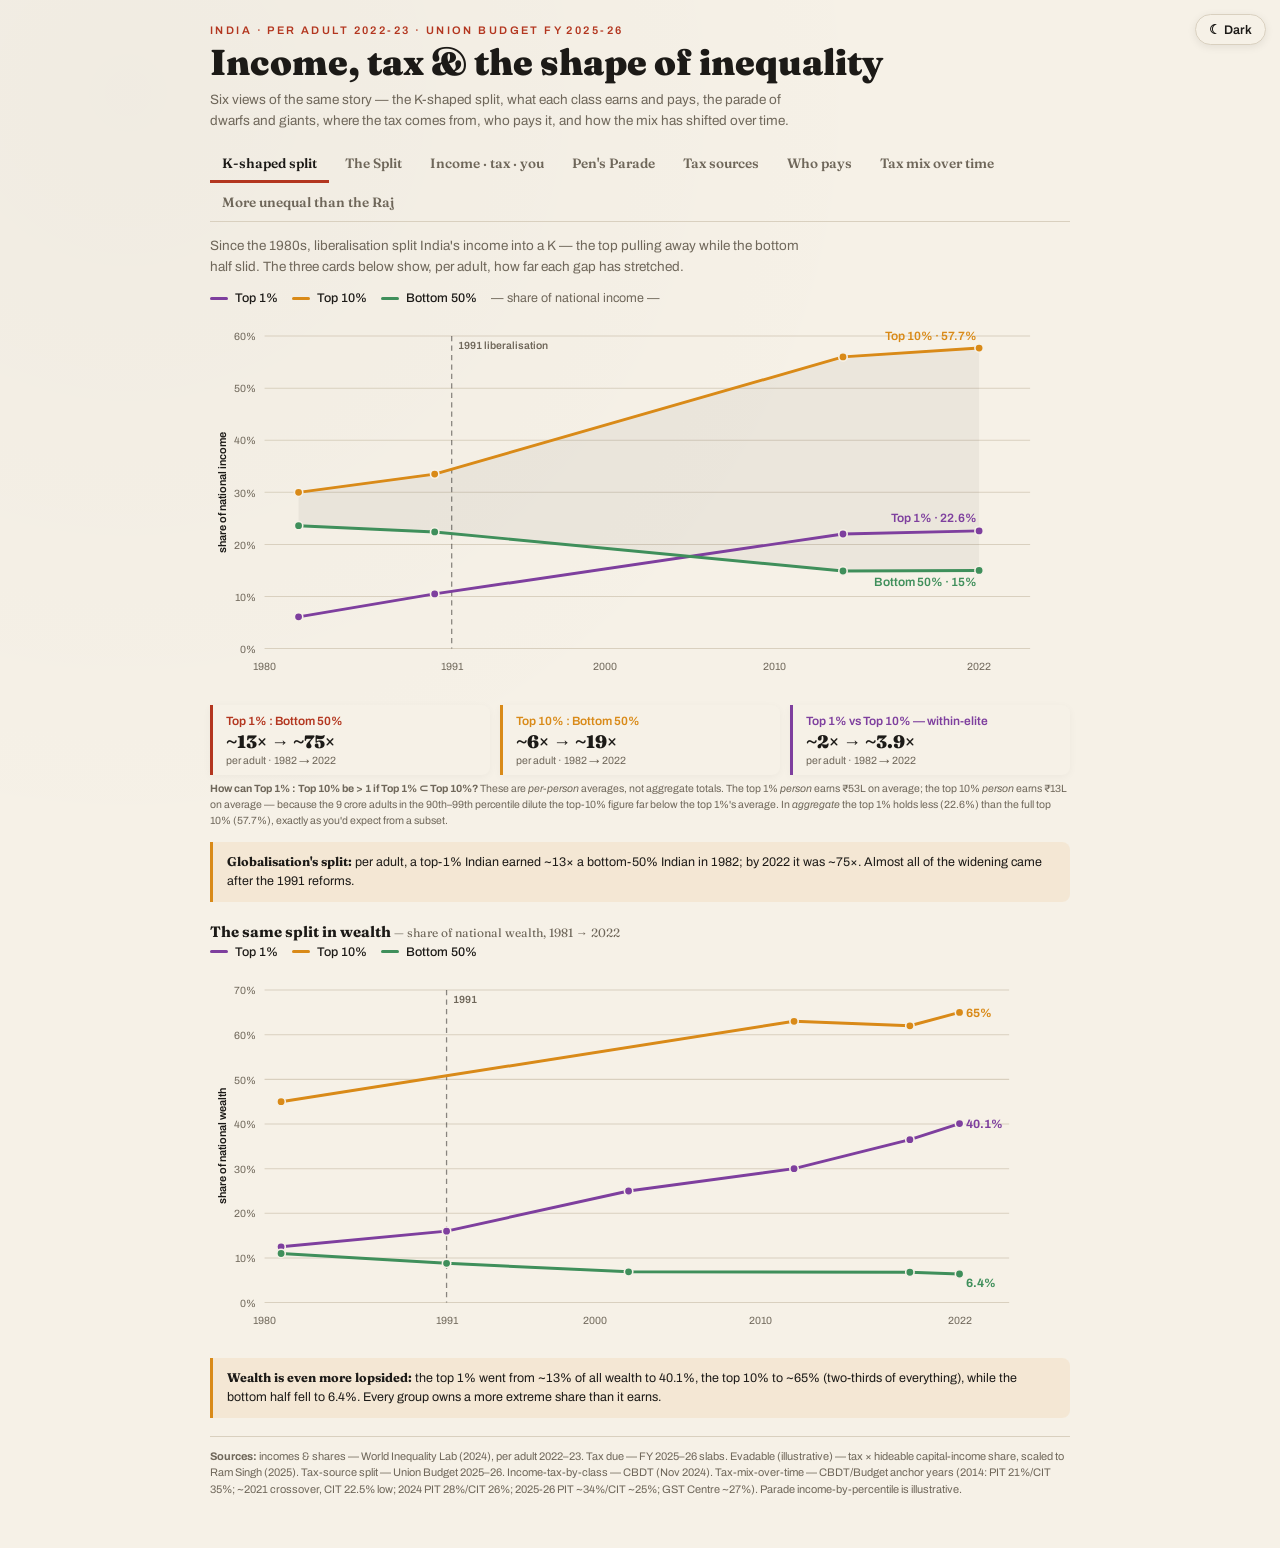
<file: index.html>
<!DOCTYPE html>
<html lang="en">
<head>
  <meta charset="UTF-8">
  <meta name="viewport" content="width=device-width, initial-scale=1.0">
  <title>India: Income, Tax & Inequality</title>
  <link rel="preconnect" href="https://fonts.googleapis.com">
  <link rel="preconnect" href="https://fonts.gstatic.com" crossorigin>
  <link href="https://fonts.googleapis.com/css2?family=Fraunces:opsz,wght@9..144,400;9..144,600;9..144,900&family=Archivo:wght@400;500;600&display=swap" rel="stylesheet">
  <link rel="stylesheet" href="styles.css">
</head>
<body>
<script>(function(){var t=localStorage.getItem('theme');if(t)document.documentElement.setAttribute('data-theme',t);})();</script>
<button id="themeBtn" onclick="toggleTheme()" aria-label="Toggle dark mode">☾ Dark</button>
<div class="wrap">
  <div id="err" style="display:none;color:#b3361f;background:#fff;border:1px solid #b3361f;border-radius:8px;font-size:12px;padding:10px;margin-bottom:12px;"></div>
  <div class="kicker">India · per adult 2022-23 · Union Budget FY 2025-26</div>
  <h1 class="title">Income, tax & the shape of inequality</h1>
  <p class="sub">Six views of the same story — the K-shaped split, what each class earns and pays, the parade of dwarfs and giants, where the tax comes from, who pays it, and how the mix has shifted over time.</p>

  <div class="tabs" role="tablist">
    <button id="tabK" class="on">K-shaped split</button>
    <button id="tabN">The Split</button>
    <button id="tabI">Income · tax · you</button>
    <button id="tabP">Pen's Parade</button>
    <button id="tabS">Tax sources</button>
    <button id="tabW">Who pays</button>
    <button id="tabE">Tax mix over time</button>
    <button id="tabR">More unequal than the Raj</button>
  </div>

<!-- K -->
  <div class="panel on" id="pK">
    <p class="sub" style="margin-top:-4px">Since the 1980s, liberalisation split India's income into a K — the top pulling away while the bottom half slid. The three cards below show, per adult, how far each gap has stretched.</p>
    <div class="legend">
      <span class="row"><i class="ln" style="background:var(--t1)"></i>Top 1%</span>
      <span class="row"><i class="ln" style="background:var(--gst)"></i>Top 10%</span>
      <span class="row"><i class="ln" style="background:var(--corp)"></i>Bottom 50%</span>
      <span class="row" style="color:var(--muted);font-weight:400">— share of national income —</span>
    </div>
    <svg id="svgK" viewBox="0 0 820 360"></svg>
    <div class="kratios">
      <div class="rc" style="border-color:var(--evad)"><span style="color:var(--evad)">Top 1% : Bottom 50%</span><b>~13× → ~75×</b><small>per adult · 1982 → 2022</small></div>
      <div class="rc" style="border-color:var(--gst)"><span style="color:var(--gst)">Top 10% : Bottom 50%</span><b>~6× → ~19×</b><small>per adult · 1982 → 2022</small></div>
      <div class="rc" style="border-color:var(--t1)"><span style="color:var(--t1)">Top 1% vs Top 10% — within-elite</span><b>~2× → ~3.9×</b><small>per adult · 1982 → 2022</small></div>
    </div>
    <p class="note" style="margin-top:6px;font-size:10.5px;color:var(--muted)"><b>How can Top 1% : Top 10% be &gt; 1 if Top 1% ⊂ Top 10%?</b> These are <i>per-person</i> averages, not aggregate totals. The top 1% <i>person</i> earns ₹53L on average; the top 10% <i>person</i> earns ₹13L on average — because the 9 crore adults in the 90th–99th percentile dilute the top-10% figure far below the top 1%'s average. In <i>aggregate</i> the top 1% holds less (22.6%) than the full top 10% (57.7%), exactly as you'd expect from a subset.</p>
    <div class="callout"><b>Globalisation's split:</b> per adult, a top-1% Indian earned ~13× a bottom-50% Indian in 1982; by 2022 it was ~75×. Almost all of the widening came after the 1991 reforms.</div>
    <h3 class="subh">The same split in wealth <span class="mut">— share of national wealth, 1981 → 2022</span></h3>
    <div class="legend">
      <span class="row"><i class="ln" style="background:var(--t1)"></i>Top 1%</span>
      <span class="row"><i class="ln" style="background:var(--gst)"></i>Top 10%</span>
      <span class="row"><i class="ln" style="background:var(--corp)"></i>Bottom 50%</span>
    </div>
    <svg id="svgKW" viewBox="0 0 820 360"></svg>
    <div class="callout"><b>Wealth is even more lopsided:</b> the top 1% went from ~13% of all wealth to 40.1%, the top 10% to ~65% (two-thirds of everything), while the bottom half fell to 6.4%. Every group owns a more extreme share than it earns.</div>
  </div>

  <!-- INCOME -->
  <!-- NEEDLE -->
  <div class="panel" id="pN">
    <p class="sub" style="margin-top:-4px">Each band is mutually exclusive (no double-counting). Two stories: <b>aggregate</b> — the total slice each group holds over time; <b>per capita</b> — how much each <i>person</i> in that group has vs the national mean.</p>
    <div class="legend">
      <span class="row"><i class="ln" style="background:var(--t1)"></i>Top 1%</span>
      <span class="row"><i class="ln" style="background:var(--gst)"></i>Next 9% (1–10%)</span>
      <span class="row"><i class="ln" style="background:var(--mid)"></i>Middle 40% (10–50%)</span>
      <span class="row"><i class="ln" style="background:var(--corp)"></i>Bottom 50%</span>
    </div>
    <h3 class="subh">Income shares over time <span class="mut">— anchor years; linear interpolation between</span></h3>
    <svg id="svgN" viewBox="0 0 820 256"></svg>
    <h3 class="subh">Wealth shares over time <span class="mut">— AIDIS survey anchors 1961–2022</span></h3>
    <svg id="svgNW" viewBox="0 0 820 256"></svg>
    <h3 class="subh">Per capita over time — each group's average vs the national mean <span class="mut">─ income &nbsp; ○ wealth 2022</span></h3>
    <svg id="svgNPC" viewBox="0 0 820 290"></svg>
    <div class="callout"><b>The two lenses diverge:</b> in aggregate the middle 40% holds more income than the top 1% (27.3% vs 22.6%) — but per person the top 1% earns 22.6× the mean while the middle 40% earns 0.68×. Most striking: the middle 40% per-capita income was <i>above</i> the mean in 1982 (1.16×) and has since fallen <i>below</i> it.</div>
    <div class="fns"><p>¹ Groups are disjoint (mutually exclusive) bands by percentile. Per-capita = (group's income/wealth share ÷ group's population share) × national mean.</p><p>² Wealth data from All India Debt &amp; Investment Survey (AIDIS/NSSO); income data from WID.world combining NSSO + tax tabulations + national accounts (Bharti, Chancel, Piketty, Somanchi 2024). Points between anchor years are linearly interpolated.</p></div>
  </div>

  <!-- INCOME TAX -->
  <div class="panel" id="pI">
    <div class="controls">
      <div class="ctl"><span class="lbl">Income axis</span><button id="ixLin" class="on">Linear ₹</button><button id="ixLog">Log ₹</button></div>
      <div class="ctl"><span class="lbl">Rank axis</span><button id="iyLin" class="on">Even</button><button id="iyLog">Log rank</button></div>
      <div class="ctl evtog"><span class="lbl">Evasion</span><button id="ievOff" class="on">Hide</button><button id="ievOn">Show evadable</button></div>
      <div class="ctl"><span class="lbl">Class overlay</span><button id="iclOff" class="on">Off</button><button id="iclOn">India (PRICE)</button><button id="iclGlob">Global (Pew PPP)</button></div>
    </div>
    <div class="legend">
      <span class="row"><i style="background:var(--inc)"></i>Income</span>
      <span class="row"><i style="background:var(--tax)"></i>Income tax due</span>
      <span class="row" id="ilegEv" style="display:none"><i style="background:var(--evad)"></i>Max evadable <sup title="Ram Singh (2025), Review of Income and Wealth 71(2). Singh is Director, Delhi School of Economics and External Member, RBI Monetary Policy Committee. Based on election affidavits, Forbes list, and CBDT data." style="cursor:help;color:var(--muted)">⁴</sup></span>
    </div>
    <div id="clsNote" style="display:none;font-size:11px;color:var(--gst);padding:3px 0 6px;"><b>💡</b> Switch to <b>Log ₹</b> above — class boundaries are compressed on the linear scale.</div>
    <div id="clsLegend" style="display:none;flex-wrap:wrap;gap:4px 14px;font-size:10.5px;padding:4px 0 6px;border-bottom:1px solid var(--rule);"></div>
    <svg id="svgI" viewBox="0 0 820 360"></svg>
    <p class="note"><b>Reading the chart:</b> each row shows one income group. The bar length = the group's <b>average annual income per adult</b> — <i>not</i> a bracket floor or ceiling; ranges within each group are very wide. ₹1 lakh = 1 metre height. The dark inner shade = income tax due; red = estimated evadable portion (capital income × evasion rate).</p>
    <div class="calc">
      <h3>Where do you stand?</h3>
      <div class="inrow">
        <div class="f"><label for="inc">Your annual income (₹)</label><input id="inc" type="text" inputmode="numeric" placeholder="e.g. 1200000"></div>
        <div class="f" style="max-width:140px"><label for="unit">Period</label><select id="unit"><option value="1">Per year</option><option value="12">Per month</option></select></div>
      </div>
      <div class="result" id="res"></div>
    </div>
    <div class="fns"><p>¹ Income values are <b>group averages</b> (WID.world 2022-23 per-adult estimates) — not bracket boundaries. E.g. "Top 1%" avg ₹53L covers a range from ~₹40L to hundreds of crores.</p><p>² Tax computed on FY2025-26 slabs: ₹0-4L@0%, 4-8L@5%, 8-12L@10%, 12-16L@15%, 16-20L@20%, 20-24L@25%, 24L+@30%; rebate for income ≤₹12L; surcharge 10%/>₹50L, 15%/>₹1cr, 25%/>₹2cr; 4% cess throughout.</p><p>³ India classes: PRICE/ICE360 (2020-21 <b>household</b> income thresholds — note these are per-household, not per-adult). Global classes: Pew Research Center global income tiers (<b>fixed in 2011 US PPP prices</b> — the rupee equivalent shifts each year with India's inflation, so a ₹95k threshold in 2011 corresponds to higher rupees in 2022 after ~5-6%/yr CPI inflation; values shown are approximations at 2022-23 price levels using ₹26/int'l$).</p><p>⁴ <b>Evadable income:</b> Ram Singh (2025), "Do the Wealthy Underreport Their Income? Using General Election Filings to Study the Income–Wealth Relationship in India," <i>Review of Income and Wealth</i>, 71(2), May 2025. Singh is Director, Delhi School of Economics and External Member of the <b>RBI Monetary Policy Committee</b>. Data: Lok Sabha election affidavits (sworn statements), Forbes India list, and CBDT income-tax returns. Finding: total reported income of the wealthiest 0.1% of families is only ~2% of their wealth; for Forbes-listed families, &gt;90% of capital income goes unreported.</p></div>
  </div>

  <!-- PARADE -->
  <div class="panel" id="pP">
    <p class="sub" style="margin-top:-4px">Jan Pen's parade: the whole adult population walks past in one march, each person's <b>height set by their income</b> (₹1 lakh = 1 metre). For almost the entire walk you see waist-high figures — the giants appear only in the final stretch.</p>
    <div class="pacontrols">
      <button class="pabtn" id="paPlay">▶ Play</button>
      <button class="pabtn alt" id="paReplay">↻ Restart</button>
      <input type="range" id="paSlide" min="0" max="1000" value="0">
    </div>
    <div class="controls" style="margin-top:8px">
      <div class="ctl"><span class="lbl">Height scale</span><button id="paHLin" class="on">Linear</button><button id="paHLog">Log</button></div>
      <div class="ctl"><span class="lbl">March pace</span><button id="paPLin" class="on">Linear</button><button id="paPLog">Log (income-space)</button></div>
    </div>
    <svg id="svgP" viewBox="0 0 820 430"></svg>
    <div class="callout"><b>Watch the last second (linear mode).</b> ~99% of the march is short figures; the top 1% rockets past and the top 0.01% goes kilometres off-screen. Try <b>Log height</b> — everyone becomes visible at once. Try <b>Log pace</b> — the march slows proportionally in income-space, giving each income order-of-magnitude equal screen time.</div>
    <div class="fns"><p>¹ Height set to ₹1 lakh = 1 metre (linear mode). Log mode: height ∝ log₁₀(income) — compresses extreme values so the full distribution fits on screen. ² Pace: linear = equal time per percentile rank; log = equal time per income order of magnitude, so bottom earners (₹30k) to mid earners (₹300k) to top earners (₹30L+) each get ⅓ of march time.</p></div>
  </div>

  <!-- SOURCES -->
  <div class="panel" id="pS">
    <div style="display:flex;align-items:center;gap:32px;flex-wrap:wrap">
  <svg id="svgS" viewBox="0 0 400 400" style="flex:0 0 400px;width:400px"></svg>
  <div class="leg2" id="legS" style="flex:1;min-width:220px"></div>
</div>
    <div class="callout"><b>Read the blue wedge:</b> income tax ~33% of central tax; inside it the slimmest shade (>₹50 L earners) is ~76% of all income tax. GST+excise+customs (warm slices) are indirect — paid by every consumer.</div>
  </div>

  <!-- WHO -->
  <div class="panel" id="pW">
    <svg id="svgW" viewBox="0 0 620 380"></svg>
    <div class="callout"><b>The mismatch:</b> the ₹50 L+ group is ~1.4% of taxpayers but pays ~76% of income tax; under-₹10 L are ~80% of filers yet ~6%. Only ~2–3% of Indians pay any income tax — everyone pays GST.</div>
  </div>

  <!-- EVOLUTION -->
  <div class="panel" id="pE">
    <p class="sub" style="margin-top:-4px">Share of the Centre's gross tax revenue by head, from Independence to today. Indirect taxes — customs and excise — bankrolled the early Republic; the 1991 reforms slashed tariffs, and GST (2017) swallowed excise and service tax. <span class="mut">Pre-2000 splits are approximate; recent years are firm (CBDT / Budget).</span></p>
    <div class="legend">
      <span class="row"><i class="ln" style="background:var(--it1)"></i>Income tax</span>
      <span class="row"><i class="ln" style="background:var(--corp)"></i>Corporate</span>
      <span class="row"><i class="ln" style="background:var(--gst)"></i>GST</span>
      <span class="row"><i class="ln" style="background:var(--svc)"></i>Service tax</span>
      <span class="row"><i class="ln" style="background:var(--exc)"></i>Union excise</span>
      <span class="row"><i class="ln" style="background:var(--cus)"></i>Customs</span>
    </div>
    <svg id="svgE" viewBox="0 0 820 460"></svg>
    <div class="callout"><b>From customs to compliance:</b> in 1951 customs + excise were ~two-thirds of central tax; today direct taxes (income + corporate) are ~59%, GST ~27%, and customs barely 6%. The state shifted from taxing trade and factory output to taxing incomes and consumption.</div>
  </div>

  <!-- RAJ -->
  <div class="panel" id="pR">
    <p class="sub" style="margin-top:-4px">The top 1%'s income share across a century, now with the bottom 50%'s share on the same axis. They crossed paths around 2005 — for the first time, the top 1% (by headcount 92 lakh) took a larger share than the bottom half (46 crore).</p>
    <div class="legend">
      <span class="row"><i class="ln" style="background:var(--t1)"></i>Top 1% income share</span>
      <span class="row"><i class="ln" style="background:var(--corp)"></i>Bottom 50% income share</span>
      <span class="row"><i class="ln" style="background:var(--evad);height:2px"></i>British Raj peak, top 1% (~21%)</span>
    </div>
    <svg id="svgR" viewBox="0 0 820 460"></svg>
    <div class="callout"><b>More unequal than the Raj:</b> the top 1% took ~13% of income in 1922 and ~20–21% at the colonial peak (1930s–40s). It fell to 6.1% by 1982, then rose to <b>22.6% in 2022–23</b> — the highest since the series began in 1922, and above the colonial high. That is why the authors call today's "Billionaire Raj" more unequal than the British Raj.</div>
  </div>

  <p class="src"><strong>Sources:</strong> incomes & shares — World Inequality Lab (2024), per adult 2022–23. Tax due — FY 2025–26 slabs. Evadable (illustrative) — tax × hideable capital-income share, scaled to Ram Singh (2025). Tax-source split — Union Budget 2025–26. Income-tax-by-class — CBDT (Nov 2024). Tax-mix-over-time — CBDT/Budget anchor years (2014: PIT 21%/CIT 35%; ~2021 crossover, CIT 22.5% low; 2024 PIT 28%/CIT 26%; 2025-26 PIT ~34%/CIT ~25%; GST Centre ~27%). Parade income-by-percentile is illustrative.</p>
</div>
<div class="tip" id="tip"></div>

</div>
<script src="app.js"></script>
</body>
</html>
</file>
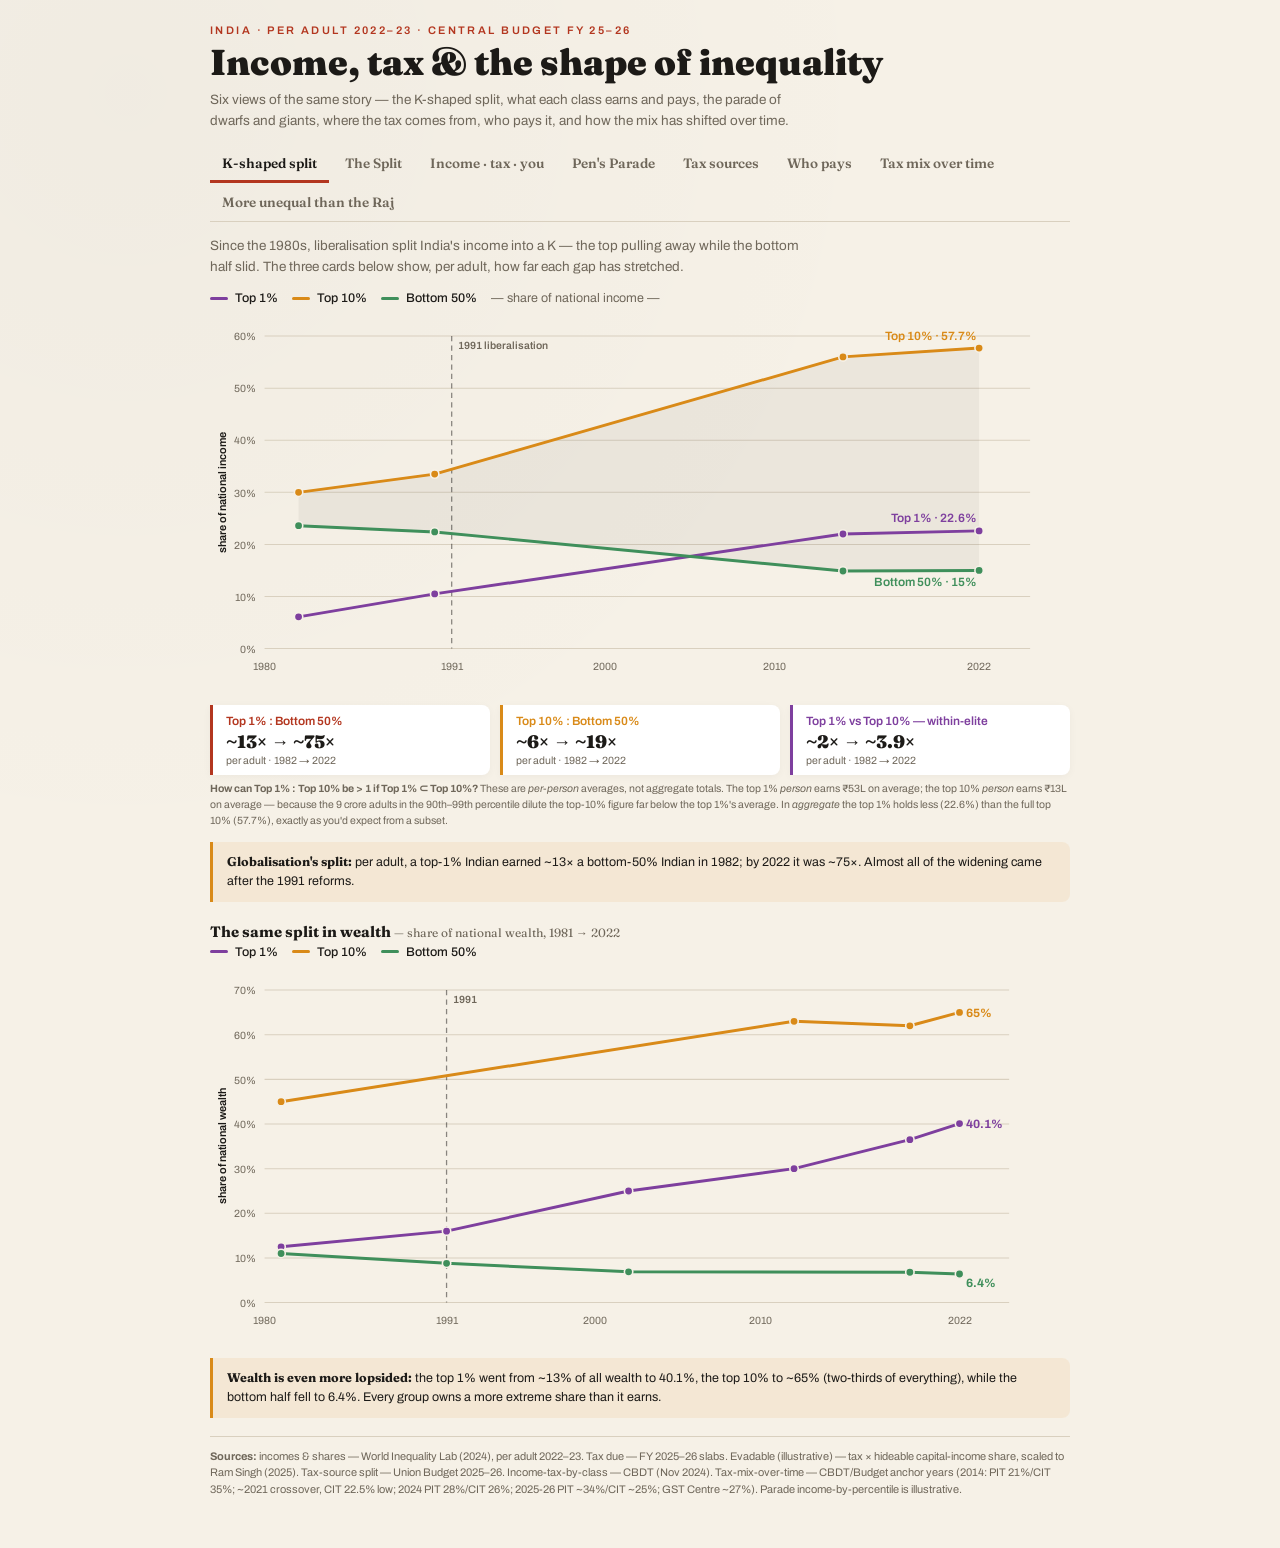
<file: india_dashboard.html>
<!DOCTYPE html>
<html lang="en">
<head>
<meta charset="UTF-8">
<meta name="viewport" content="width=device-width, initial-scale=1.0">
<title>India: Income, Tax & Inequality</title>
<link rel="preconnect" href="https://fonts.googleapis.com">
<link rel="preconnect" href="https://fonts.gstatic.com" crossorigin>
<link href="https://fonts.googleapis.com/css2?family=Fraunces:opsz,wght@9..144,400;9..144,600;9..144,900&family=Archivo:wght@400;500;600&display=swap" rel="stylesheet">
<style>
  :root{--paper:#f6f1e7;--ink:#1c1a17;--muted:#6f675a;--rule:#d9d0bf;
    --inc:#5b6b73;--tax:#2f6f95;--evad:#b3361f;--you:#1c1a17;
    --it1:#1f4d68;--it2:#3f7fa5;--it3:#9cc0d6;--gst:#d98a18;--corp:#3f8f5b;--exc:#7a6f63;--cus:#c9a14a;--svc:#4a8f8f;
    --low:#3f8f5b;--mid:#2f6f95;--avg:#7a6f63;--top:#d98a18;--apex:#b3361f;--t1:#7e3f9e;}
  *{box-sizing:border-box;}
  body{margin:0;background:var(--paper);color:var(--ink);font-family:"Archivo",sans-serif;padding:24px 15px 40px;
    background-image:radial-gradient(circle at 10% 6%,rgba(0,0,0,.025),transparent 42%);}
  .wrap{max-width:860px;margin:0 auto;}
  .kicker{font-weight:600;letter-spacing:.22em;text-transform:uppercase;font-size:11px;color:var(--evad);margin-bottom:8px;}
  h1{font-family:"Fraunces";font-weight:900;font-size:clamp(22px,4.6vw,36px);line-height:1.05;margin:0 0 8px;}
  .sub{font-size:13.5px;color:var(--muted);max-width:600px;margin:0 0 14px;line-height:1.55;}
  .tabs{display:flex;flex-wrap:wrap;gap:4px;border-bottom:1.5px solid var(--rule);margin-bottom:18px;}
  .tabs button{border:0;background:transparent;font-family:"Fraunces";font-weight:600;font-size:13.5px;padding:9px 12px;cursor:pointer;
    color:var(--muted);border-bottom:3px solid transparent;margin-bottom:-1.5px;}
  .tabs button.on{color:var(--ink);border-bottom-color:var(--evad);}
  .panel{display:none;}.panel.on{display:block;animation:fade .35s;}
  @keyframes fade{from{opacity:0;transform:translateY(6px);}to{opacity:1;transform:none;}}
  .controls{display:flex;flex-wrap:wrap;gap:9px;margin-bottom:12px;align-items:center;}
  .ctl{display:inline-flex;align-items:center;border:1.5px solid var(--ink);border-radius:22px;overflow:hidden;}
  .ctl span.lbl{font-size:10px;font-weight:600;letter-spacing:.04em;text-transform:uppercase;padding:0 8px;color:var(--muted);}
  .ctl button{border:0;background:transparent;font-family:"Archivo";font-weight:600;font-size:11.5px;padding:6px 11px;cursor:pointer;color:var(--ink);}
  .ctl button.on{background:var(--ink);color:var(--paper);}
  .evtog{border-color:var(--evad);}.evtog button.on{background:var(--evad);color:#fff;}.evtog span.lbl{color:var(--evad);}
  .legend{display:flex;flex-wrap:wrap;gap:14px;font-size:12.5px;margin:4px 0 8px;}
  .legend span.row{display:inline-flex;align-items:center;gap:7px;font-weight:500;}
  .legend i{width:18px;height:12px;border-radius:3px;display:inline-block;}.legend i.ln{height:3px;}
  svg{width:100%;height:auto;display:block;overflow:visible;}
  .note{font-size:12px;color:var(--muted);line-height:1.5;margin-top:8px;}
  .calc{background:#fff;border:1px solid var(--rule);border-radius:14px;padding:18px;margin-top:14px;box-shadow:0 4px 16px rgba(0,0,0,.04);}
  .calc h3{font-family:"Fraunces";font-weight:600;margin:0 0 10px;font-size:17px;}
  .inrow{display:flex;gap:10px;flex-wrap:wrap;align-items:flex-end;}
  .inrow .f{flex:1;min-width:130px;}
  label{font-size:12px;font-weight:600;display:block;margin-bottom:5px;}
  input,select{font-family:"Archivo";font-size:15px;padding:8px 10px;border:1.5px solid var(--rule);border-radius:9px;width:100%;background:var(--paper);color:var(--ink);}
  input:focus,select:focus{outline:none;border-color:var(--ink);}
  .result{margin-top:14px;padding:14px;border-radius:10px;background:var(--paper);display:none;}
  .result.show{display:block;}
  .result .big{font-family:"Fraunces";font-weight:900;font-size:23px;margin:0 0 6px;}
  .result .det{font-size:13px;line-height:1.55;}.result .det b{color:var(--apex);}
  .pacontrols{display:flex;gap:10px;align-items:center;margin-bottom:10px;flex-wrap:wrap;}
  .pabtn{font-family:"Archivo";font-weight:600;font-size:13px;padding:8px 16px;border-radius:22px;border:1.5px solid var(--ink);background:var(--ink);color:var(--paper);cursor:pointer;}
  .pabtn.alt{background:transparent;color:var(--ink);}
  input[type=range]{flex:1;min-width:160px;accent-color:var(--evad);}
  .leg2{display:flex;flex-direction:column;gap:6px;margin:14px 0 4px;font-size:12.5px;}
  .leg2 .grp{font-family:"Fraunces";font-weight:600;font-size:13px;margin-top:5px;}
  .leg2 span.row{display:inline-flex;align-items:center;gap:8px;}.leg2 i{width:15px;height:15px;border-radius:4px;flex:none;}
  .leg2 b{font-variant-numeric:tabular-nums;}.leg2 .mut{color:var(--muted);font-weight:400;}
  .callout{background:rgba(217,138,24,.09);border-left:3px solid var(--gst);padding:11px 14px;border-radius:0 8px 8px 0;font-size:12.5px;line-height:1.5;margin-top:14px;}
  .callout b{font-family:"Fraunces";}
  .kratios{display:flex;flex-wrap:wrap;gap:10px;margin:14px 0 4px;}
  .rc{flex:1;min-width:150px;border-left:3px solid;padding:9px 13px;background:#fff;border-radius:0 8px 8px 0;box-shadow:0 2px 8px rgba(0,0,0,.04);display:flex;flex-direction:column;gap:2px;}
  .rc span{font-size:12px;font-weight:600;}
  .rc b{font-family:"Fraunces";font-weight:900;font-size:18px;}
  .rc small{color:var(--muted);font-size:10.5px;}
  .pcards{display:grid;grid-template-columns:repeat(2,1fr);gap:10px;margin:12px 0;}
  .pcard{border-left:3px solid;padding:10px 12px;background:#fff;border-radius:0 8px 8px 0;box-shadow:0 2px 8px rgba(0,0,0,.04);}
  .pband{font-size:12px;font-weight:700;margin-bottom:2px;}
  .pval{font-family:"Fraunces";font-weight:900;font-size:20px;margin:2px 0;}
  .psub{font-size:10.5px;color:var(--muted);}
  .fns{font-size:10px;color:var(--muted);margin-top:14px;border-top:1px solid var(--rule);padding-top:8px;line-height:1.6;}
  .subh{font-family:"Fraunces";font-weight:700;font-size:15px;margin:20px 0 2px;}
  .subh .mut{font-weight:400;font-size:12px;color:var(--muted);}
  .tip{position:fixed;pointer-events:none;background:var(--ink);color:#f6f1e7;padding:7px 10px;border-radius:7px;font-size:12px;line-height:1.45;opacity:0;transition:opacity .12s;z-index:10;white-space:nowrap;box-shadow:0 6px 18px rgba(0,0,0,.25);}
  .src{font-size:11px;color:var(--muted);border-top:1px solid var(--rule);padding-top:11px;margin-top:18px;line-height:1.5;}
</style>
</head>
<body>
<div class="wrap">
  <div id="err" style="display:none;color:#b3361f;background:#fff;border:1px solid #b3361f;border-radius:8px;font-size:12px;padding:10px;margin-bottom:12px;"></div>
  <div class="kicker">India · per adult 2022–23 · central budget FY 25–26</div>
  <h1>Income, tax & the shape of inequality</h1>
  <p class="sub">Six views of the same story — the K-shaped split, what each class earns and pays, the parade of dwarfs and giants, where the tax comes from, who pays it, and how the mix has shifted over time.</p>

  <div class="tabs">
    <button id="tabK" class="on">K-shaped split</button>
    <button id="tabN">The Split</button>
    <button id="tabI">Income · tax · you</button>
    <button id="tabP">Pen's Parade</button>
    <button id="tabS">Tax sources</button>
    <button id="tabW">Who pays</button>
    <button id="tabE">Tax mix over time</button>
    <button id="tabR">More unequal than the Raj</button>
  </div>

  <!-- K -->
  <div class="panel on" id="pK">
    <p class="sub" style="margin-top:-4px">Since the 1980s, liberalisation split India's income into a K — the top pulling away while the bottom half slid. The three cards below show, per adult, how far each gap has stretched.</p>
    <div class="legend">
      <span class="row"><i class="ln" style="background:var(--t1)"></i>Top 1%</span>
      <span class="row"><i class="ln" style="background:var(--gst)"></i>Top 10%</span>
      <span class="row"><i class="ln" style="background:var(--corp)"></i>Bottom 50%</span>
      <span class="row" style="color:var(--muted);font-weight:400">— share of national income —</span>
    </div>
    <svg id="svgK" viewBox="0 0 820 360"></svg>
    <div class="kratios">
      <div class="rc" style="border-color:var(--evad)"><span style="color:var(--evad)">Top 1% : Bottom 50%</span><b>~13× → ~75×</b><small>per adult · 1982 → 2022</small></div>
      <div class="rc" style="border-color:var(--gst)"><span style="color:var(--gst)">Top 10% : Bottom 50%</span><b>~6× → ~19×</b><small>per adult · 1982 → 2022</small></div>
      <div class="rc" style="border-color:var(--t1)"><span style="color:var(--t1)">Top 1% vs Top 10% — within-elite</span><b>~2× → ~3.9×</b><small>per adult · 1982 → 2022</small></div>
    </div>
    <p class="note" style="margin-top:6px;font-size:10.5px;color:var(--muted)"><b>How can Top 1% : Top 10% be &gt; 1 if Top 1% ⊂ Top 10%?</b> These are <i>per-person</i> averages, not aggregate totals. The top 1% <i>person</i> earns ₹53L on average; the top 10% <i>person</i> earns ₹13L on average — because the 9 crore adults in the 90th–99th percentile dilute the top-10% figure far below the top 1%'s average. In <i>aggregate</i> the top 1% holds less (22.6%) than the full top 10% (57.7%), exactly as you'd expect from a subset.</p>
    <div class="callout"><b>Globalisation's split:</b> per adult, a top-1% Indian earned ~13× a bottom-50% Indian in 1982; by 2022 it was ~75×. Almost all of the widening came after the 1991 reforms.</div>
    <h3 class="subh">The same split in wealth <span class="mut">— share of national wealth, 1981 → 2022</span></h3>
    <div class="legend">
      <span class="row"><i class="ln" style="background:var(--t1)"></i>Top 1%</span>
      <span class="row"><i class="ln" style="background:var(--gst)"></i>Top 10%</span>
      <span class="row"><i class="ln" style="background:var(--corp)"></i>Bottom 50%</span>
    </div>
    <svg id="svgKW" viewBox="0 0 820 360"></svg>
    <div class="callout"><b>Wealth is even more lopsided:</b> the top 1% went from ~13% of all wealth to 40.1%, the top 10% to ~65% (two-thirds of everything), while the bottom half fell to 6.4%. Every group owns a more extreme share than it earns.</div>
  </div>

  <!-- INCOME -->
  <!-- NEEDLE -->
  <div class="panel" id="pN">
    <p class="sub" style="margin-top:-4px">Each band is mutually exclusive (no double-counting). Two stories: <b>aggregate</b> — the total slice each group holds over time; <b>per capita</b> — how much each <i>person</i> in that group has vs the national mean.</p>
    <div class="legend">
      <span class="row"><i class="ln" style="background:var(--t1)"></i>Top 1%</span>
      <span class="row"><i class="ln" style="background:var(--gst)"></i>Next 9% (1–10%)</span>
      <span class="row"><i class="ln" style="background:var(--mid)"></i>Middle 40% (10–50%)</span>
      <span class="row"><i class="ln" style="background:var(--corp)"></i>Bottom 50%</span>
    </div>
    <h3 class="subh">Income shares over time <span class="mut">— anchor years; linear interpolation between</span></h3>
    <svg id="svgN" viewBox="0 0 820 256"></svg>
    <h3 class="subh">Wealth shares over time <span class="mut">— AIDIS survey anchors 1961–2022</span></h3>
    <svg id="svgNW" viewBox="0 0 820 256"></svg>
    <h3 class="subh">Per capita over time — each group's average vs the national mean <span class="mut">─ income &nbsp; ○ wealth 2022</span></h3>
    <svg id="svgNPC" viewBox="0 0 820 290"></svg>
    <div class="callout"><b>The two lenses diverge:</b> in aggregate the middle 40% holds more income than the top 1% (27.3% vs 22.6%) — but per person the top 1% earns 22.6× the mean while the middle 40% earns 0.68×. Most striking: the middle 40% per-capita income was <i>above</i> the mean in 1982 (1.16×) and has since fallen <i>below</i> it.</div>
    <div class="fns"><p>¹ Groups are disjoint (mutually exclusive) bands by percentile. Per-capita = (group's income/wealth share ÷ group's population share) × national mean.</p><p>² Wealth data from All India Debt &amp; Investment Survey (AIDIS/NSSO); income data from WID.world combining NSSO + tax tabulations + national accounts (Bharti, Chancel, Piketty, Somanchi 2024). Points between anchor years are linearly interpolated.</p></div>
  </div>

  <!-- INCOME TAX -->
  <div class="panel" id="pI">
    <div class="controls">
      <div class="ctl"><span class="lbl">Income axis</span><button id="ixLin" class="on">Linear ₹</button><button id="ixLog">Log ₹</button></div>
      <div class="ctl"><span class="lbl">Rank axis</span><button id="iyLin" class="on">Even</button><button id="iyLog">Log rank</button></div>
      <div class="ctl evtog"><span class="lbl">Evasion</span><button id="ievOff" class="on">Hide</button><button id="ievOn">Show evadable</button></div>
      <div class="ctl"><span class="lbl">Class overlay</span><button id="iclOff" class="on">Off</button><button id="iclOn">India (PRICE)</button><button id="iclGlob">Global (Pew PPP)</button></div>
    </div>
    <div class="legend">
      <span class="row"><i style="background:var(--inc)"></i>Income</span>
      <span class="row"><i style="background:var(--tax)"></i>Income tax due</span>
      <span class="row" id="ilegEv" style="display:none"><i style="background:var(--evad)"></i>Max evadable <sup title="Ram Singh (2025), Review of Income and Wealth 71(2). Singh is Director, Delhi School of Economics and External Member, RBI Monetary Policy Committee. Based on election affidavits, Forbes list, and CBDT data." style="cursor:help;color:var(--muted)">⁴</sup></span>
    </div>
    <div id="clsNote" style="display:none;font-size:11px;color:var(--gst);padding:3px 0 6px;"><b>💡</b> Switch to <b>Log ₹</b> above — class boundaries are compressed on the linear scale.</div>
    <div id="clsLegend" style="display:none;flex-wrap:wrap;gap:4px 14px;font-size:10.5px;padding:4px 0 6px;border-bottom:1px solid var(--rule);"></div>
    <svg id="svgI" viewBox="0 0 820 360"></svg>
    <p class="note"><b>Reading the chart:</b> each row shows one income group. The bar length = the group's <b>average annual income per adult</b> — <i>not</i> a bracket floor or ceiling; ranges within each group are very wide. ₹1 lakh = 1 metre height. The dark inner shade = income tax due; red = estimated evadable portion (capital income × evasion rate).</p>
    <div class="calc">
      <h3>Where do you stand?</h3>
      <div class="inrow">
        <div class="f"><label for="inc">Your annual income (₹)</label><input id="inc" type="text" inputmode="numeric" placeholder="e.g. 1200000"></div>
        <div class="f" style="max-width:140px"><label for="unit">Period</label><select id="unit"><option value="1">Per year</option><option value="12">Per month</option></select></div>
      </div>
      <div class="result" id="res"></div>
    </div>
    <div class="fns"><p>¹ Income values are <b>group averages</b> (WID.world 2022-23 per-adult estimates) — not bracket boundaries. E.g. "Top 1%" avg ₹53L covers a range from ~₹40L to hundreds of crores.</p><p>² Tax computed on FY2025-26 slabs: ₹0-4L@0%, 4-8L@5%, 8-12L@10%, 12-16L@15%, 16-20L@20%, 20-24L@25%, 24L+@30%; rebate for income ≤₹12L; surcharge 10%/>₹50L, 15%/>₹1cr, 25%/>₹2cr; 4% cess throughout.</p><p>³ India classes: PRICE/ICE360 (2020-21 <b>household</b> income thresholds — note these are per-household, not per-adult). Global classes: Pew Research Center global income tiers (<b>fixed in 2011 US PPP prices</b> — the rupee equivalent shifts each year with India's inflation, so a ₹95k threshold in 2011 corresponds to higher rupees in 2022 after ~5-6%/yr CPI inflation; values shown are approximations at 2022-23 price levels using ₹26/int'l$).</p><p>⁴ <b>Evadable income:</b> Ram Singh (2025), "Do the Wealthy Underreport Their Income? Using General Election Filings to Study the Income–Wealth Relationship in India," <i>Review of Income and Wealth</i>, 71(2), May 2025. Singh is Director, Delhi School of Economics and External Member of the <b>RBI Monetary Policy Committee</b>. Data: Lok Sabha election affidavits (sworn statements), Forbes India list, and CBDT income-tax returns. Finding: total reported income of the wealthiest 0.1% of families is only ~2% of their wealth; for Forbes-listed families, &gt;90% of capital income goes unreported.</p></div>
  </div>

  <!-- PARADE -->
  <div class="panel" id="pP">
    <p class="sub" style="margin-top:-4px">Jan Pen's parade: the whole adult population walks past in one march, each person's <b>height set by their income</b> (₹1 lakh = 1 metre). For almost the entire walk you see waist-high figures — the giants appear only in the final stretch.</p>
    <div class="pacontrols">
      <button class="pabtn" id="paPlay">▶ Play</button>
      <button class="pabtn alt" id="paReplay">↻ Restart</button>
      <input type="range" id="paSlide" min="0" max="1000" value="0">
    </div>
    <div class="controls" style="margin-top:8px">
      <div class="ctl"><span class="lbl">Height scale</span><button id="paHLin" class="on">Linear</button><button id="paHLog">Log</button></div>
      <div class="ctl"><span class="lbl">March pace</span><button id="paPLin" class="on">Linear</button><button id="paPLog">Log (income-space)</button></div>
    </div>
    <svg id="svgP" viewBox="0 0 820 430"></svg>
    <div class="callout"><b>Watch the last second (linear mode).</b> ~99% of the march is short figures; the top 1% rockets past and the top 0.01% goes kilometres off-screen. Try <b>Log height</b> — everyone becomes visible at once. Try <b>Log pace</b> — the march slows proportionally in income-space, giving each income order-of-magnitude equal screen time.</div>
    <div class="fns"><p>¹ Height set to ₹1 lakh = 1 metre (linear mode). Log mode: height ∝ log₁₀(income) — compresses extreme values so the full distribution fits on screen. ² Pace: linear = equal time per percentile rank; log = equal time per income order of magnitude, so bottom earners (₹30k) to mid earners (₹300k) to top earners (₹30L+) each get ⅓ of march time.</p></div>
  </div>

  <!-- SOURCES -->
  <div class="panel" id="pS">
    <svg id="svgS" viewBox="0 0 460 460"></svg>
    <div class="leg2" id="legS"></div>
    <div class="callout"><b>Read the blue wedge:</b> income tax ~33% of central tax; inside it the slimmest shade (>₹50 L earners) is ~76% of all income tax. GST+excise+customs (warm slices) are indirect — paid by every consumer.</div>
  </div>

  <!-- WHO -->
  <div class="panel" id="pW">
    <svg id="svgW" viewBox="0 0 620 380"></svg>
    <div class="callout"><b>The mismatch:</b> the ₹50 L+ group is ~1.4% of taxpayers but pays ~76% of income tax; under-₹10 L are ~80% of filers yet ~6%. Only ~2–3% of Indians pay any income tax — everyone pays GST.</div>
  </div>

  <!-- EVOLUTION -->
  <div class="panel" id="pE">
    <p class="sub" style="margin-top:-4px">Share of the Centre's gross tax revenue by head, from Independence to today. Indirect taxes — customs and excise — bankrolled the early Republic; the 1991 reforms slashed tariffs, and GST (2017) swallowed excise and service tax. <span class="mut">Pre-2000 splits are approximate; recent years are firm (CBDT / Budget).</span></p>
    <div class="legend">
      <span class="row"><i class="ln" style="background:var(--it1)"></i>Income tax</span>
      <span class="row"><i class="ln" style="background:var(--corp)"></i>Corporate</span>
      <span class="row"><i class="ln" style="background:var(--gst)"></i>GST</span>
      <span class="row"><i class="ln" style="background:var(--svc)"></i>Service tax</span>
      <span class="row"><i class="ln" style="background:var(--exc)"></i>Union excise</span>
      <span class="row"><i class="ln" style="background:var(--cus)"></i>Customs</span>
    </div>
    <svg id="svgE" viewBox="0 0 820 460"></svg>
    <div class="callout"><b>From customs to compliance:</b> in 1951 customs + excise were ~two-thirds of central tax; today direct taxes (income + corporate) are ~59%, GST ~27%, and customs barely 6%. The state shifted from taxing trade and factory output to taxing incomes and consumption.</div>
  </div>

  <!-- RAJ -->
  <div class="panel" id="pR">
    <p class="sub" style="margin-top:-4px">The top 1%'s income share across a century, now with the bottom 50%'s share on the same axis. They crossed paths around 2005 — for the first time, the top 1% (by headcount 92 lakh) took a larger share than the bottom half (46 crore).</p>
    <div class="legend">
      <span class="row"><i class="ln" style="background:var(--t1)"></i>Top 1% income share</span>
      <span class="row"><i class="ln" style="background:var(--corp)"></i>Bottom 50% income share</span>
      <span class="row"><i class="ln" style="background:var(--evad);height:2px"></i>British Raj peak, top 1% (~21%)</span>
    </div>
    <svg id="svgR" viewBox="0 0 820 460"></svg>
    <div class="callout"><b>More unequal than the Raj:</b> the top 1% took ~13% of income in 1922 and ~20–21% at the colonial peak (1930s–40s). It fell to 6.1% by 1982, then rose to <b>22.6% in 2022–23</b> — the highest since the series began in 1922, and above the colonial high. That is why the authors call today's "Billionaire Raj" more unequal than the British Raj.</div>
  </div>

  <p class="src"><strong>Sources:</strong> incomes & shares — World Inequality Lab (2024), per adult 2022–23. Tax due — FY 2025–26 slabs. Evadable (illustrative) — tax × hideable capital-income share, scaled to Ram Singh (2025). Tax-source split — Union Budget 2025–26. Income-tax-by-class — CBDT (Nov 2024). Tax-mix-over-time — CBDT/Budget anchor years (2014: PIT 21%/CIT 35%; ~2021 crossover, CIT 22.5% low; 2024 PIT 28%/CIT 26%; 2025-26 PIT ~34%/CIT ~25%; GST Centre ~27%). Parade income-by-percentile is illustrative.</p>
</div>
<div class="tip" id="tip"></div>

<script>
window.onerror=function(m,s,l){var d=document.getElementById('err');if(d){d.style.display='block';d.textContent='Script error: '+m+(l?(' (line '+l+')'):'');}return false;};
const COLORS={'--paper':'#f6f1e7','--ink':'#1c1a17','--muted':'#6f675a','--rule':'#d9d0bf','--inc':'#5b6b73','--tax':'#2f6f95','--evad':'#b3361f','--you':'#1c1a17','--it1':'#1f4d68','--it2':'#3f7fa5','--it3':'#9cc0d6','--gst':'#d98a18','--corp':'#3f8f5b','--exc':'#7a6f63','--cus':'#c9a14a','--svc':'#4a8f8f','--low':'#3f8f5b','--mid':'#2f6f95','--avg':'#7a6f63','--top':'#d98a18','--apex':'#b3361f','--t1':'#7e3f9e'};
const css=v=>COLORS[v]||'#000';
const tip=document.getElementById('tip');
function showTip(e,h){tip.innerHTML=h;tip.style.opacity=1;mv(e);}
function mv(e){tip.style.left=(e.clientX+14)+'px';tip.style.top=(e.clientY-10)+'px';}
function hide(){tip.style.opacity=0;}
window.addEventListener('mousemove',e=>{if(tip.style.opacity==='1')mv(e);});
const NS='http://www.w3.org/2000/svg';
const mk=(t,a)=>{const e=document.createElementNS(NS,t);for(const k in a)e.setAttribute(k,a[k]);return e;};
const txt=(a,s)=>Object.assign(mk('text',a),{textContent:s});
function fmt(v){if(v>=1e7)return '₹'+(v/1e7).toFixed(v%1e7?2:0).replace(/\.?0+$/,'')+' cr';
  if(v>=1e5)return '₹'+(v/1e5).toFixed(v%1e5?1:0)+' L';if(v>=1000)return '₹'+(v/1000).toFixed(0)+'k';return '₹'+Math.round(v);}
function polar(cx,cy,r,d){const a=(d-90)*Math.PI/180;return [cx+r*Math.cos(a),cy+r*Math.sin(a)];}
function donutArc(cx,cy,r1,r2,a0,a1){const [xo0,yo0]=polar(cx,cy,r2,a0),[xo1,yo1]=polar(cx,cy,r2,a1),[xi0,yi0]=polar(cx,cy,r1,a0),[xi1,yi1]=polar(cx,cy,r1,a1),lg=(a1-a0)>180?1:0;
  return `M${xo0} ${yo0} A${r2} ${r2} 0 ${lg} 1 ${xo1} ${yo1} L${xi1} ${yi1} A${r1} ${r1} 0 ${lg} 0 ${xi0} ${yi0} Z`;}

const T=[
  {n:'Bottom 50%',tp:75,inc:71000,tax:0,evad:0,m:0.71,twin:'a toddler'},
  {n:'Median',tp:50,inc:100000,tax:0,evad:0,m:1.0,twin:'a yardstick'},
  {n:'Middle 40%',tp:30,inc:160000,tax:0,evad:0,m:1.6,twin:'a grown adult'},
  {n:'Nat. avg',tp:10,inc:210000,tax:0,evad:0,m:2.1,twin:'a doorframe'},
  {n:'Top 10%',tp:5,inc:1300000,tax:78000,evad:7800,m:13,twin:'a 4-storey building'},
  {n:'Top 1%',tp:0.5,inc:5300000,tax:1338480,evad:669240,m:53,twin:'a 17-storey tower'},
  {n:'Top 0.1%',tp:0.05,inc:20000000,tax:7254000,evad:6165900,m:200,twin:'a skyscraper'},
  {n:'Top 0.01%',tp:0.005,inc:100000000,tax:38454000,evad:35377680,m:1000,twin:'taller than the Burj Khalifa'},
];

/* ===== K ===== */
function drawK(){const x0=1980,x1=2025;
  /* ---- income shares ---- */
  (function(){const svg=document.getElementById('svgK');if(!svg)return;svg.innerHTML='';
    const mm={t:22,r:38,b:40,l:52},w=820-mm.l-mm.r,h=360-mm.t-mm.b;
    const X=v=>mm.l+(v-x0)/(x1-x0)*w,Y=v=>mm.t+(1-v/60)*h;
    for(let v=0;v<=60;v+=10){svg.appendChild(mk('line',{x1:mm.l,y1:Y(v),x2:mm.l+w,y2:Y(v),stroke:css('--rule'),'stroke-width':1}));svg.appendChild(txt({x:mm.l-8,y:Y(v)+4,'text-anchor':'end','font-family':'Archivo','font-size':10,fill:css('--muted')},v+'%'));}
    [1980,1991,2000,2010,2022].forEach(yr=>svg.appendChild(txt({x:X(yr),y:mm.t+h+20,'text-anchor':'middle','font-family':'Archivo','font-size':10,fill:css('--muted')},yr)));
    svg.appendChild(mk('line',{x1:X(1991),y1:mm.t,x2:X(1991),y2:mm.t+h,stroke:css('--ink'),'stroke-width':1.2,'stroke-dasharray':'5 4',opacity:.5}));
    svg.appendChild(txt({x:X(1991)+6,y:mm.t+12,'font-family':'Archivo','font-size':10,'font-weight':600,fill:css('--muted')},'1991 liberalisation'));
    const t1=[[1982,6.1],[1990,10.5],[2014,22],[2022,22.6]],top=[[1982,30],[1990,33.5],[2014,56],[2022,57.7]],bot=[[1982,23.6],[1990,22.4],[2014,14.9],[2022,15]];
    svg.appendChild(mk('path',{d:'M'+top.map(p=>X(p[0])+' '+Y(p[1])).join(' L')+' L'+bot.slice().reverse().map(p=>X(p[0])+' '+Y(p[1])).join(' L')+' Z',fill:css('--ink'),opacity:.05}));
    function ln(pts,c,lab,dy){svg.appendChild(mk('path',{d:pts.map((p,i)=>(i?'L':'M')+X(p[0])+' '+Y(p[1])).join(' '),fill:'none',stroke:c,'stroke-width':2.8,'stroke-linejoin':'round'}));
      pts.forEach(p=>{const ci=mk('circle',{cx:X(p[0]),cy:Y(p[1]),r:4,fill:c,stroke:css('--paper'),'stroke-width':1.5});ci.addEventListener('mousemove',e=>showTip(e,`${p[0]}: ${p[1]}%`));ci.addEventListener('mouseleave',hide);svg.appendChild(ci);});
      const e=pts[pts.length-1];svg.appendChild(txt({x:X(e[0])-2,y:Y(e[1])+dy,'text-anchor':'end','font-family':'Archivo','font-size':11.5,'font-weight':600,fill:c},lab));}
    ln(top,css('--gst'),'Top 10% · 57.7%',-8);
    ln(t1,css('--t1'),'Top 1% · 22.6%',-8);
    ln(bot,css('--corp'),'Bottom 50% · 15%',15);
    svg.appendChild(txt({x:15,y:mm.t+h/2,'text-anchor':'middle','font-family':'Archivo','font-size':10.5,'font-weight':600,fill:css('--ink'),transform:`rotate(-90 15 ${mm.t+h/2})`},'share of national income'));
  })();
  /* ---- wealth shares ---- */
  (function(){const svg=document.getElementById('svgKW');if(!svg)return;svg.innerHTML='';
    const mm={t:22,r:58,b:40,l:52},w=820-mm.l-mm.r,h=360-mm.t-mm.b;
    const X=v=>mm.l+(v-x0)/(x1-x0)*w,Y=v=>mm.t+(1-v/70)*h;
    for(let v=0;v<=70;v+=10){svg.appendChild(mk('line',{x1:mm.l,y1:Y(v),x2:mm.l+w,y2:Y(v),stroke:css('--rule'),'stroke-width':1}));svg.appendChild(txt({x:mm.l-8,y:Y(v)+4,'text-anchor':'end','font-family':'Archivo','font-size':10,fill:css('--muted')},v+'%'));}
    [1980,1991,2000,2010,2022].forEach(yr=>svg.appendChild(txt({x:X(yr),y:mm.t+h+20,'text-anchor':'middle','font-family':'Archivo','font-size':10,fill:css('--muted')},yr)));
    svg.appendChild(mk('line',{x1:X(1991),y1:mm.t,x2:X(1991),y2:mm.t+h,stroke:css('--ink'),'stroke-width':1.2,'stroke-dasharray':'5 4',opacity:.5}));
    svg.appendChild(txt({x:X(1991)+6,y:mm.t+12,'font-family':'Archivo','font-size':10,'font-weight':600,fill:css('--muted')},'1991'));
    function ln(pts,c,dy){svg.appendChild(mk('path',{d:pts.map((p,i)=>(i?'L':'M')+X(p[0])+' '+Y(p[1])).join(' '),fill:'none',stroke:c,'stroke-width':2.8,'stroke-linejoin':'round'}));
      pts.forEach(p=>{const ci=mk('circle',{cx:X(p[0]),cy:Y(p[1]),r:4,fill:c,stroke:css('--paper'),'stroke-width':1.5});ci.addEventListener('mousemove',e=>showTip(e,`${p[0]}: ${p[1]}%`));ci.addEventListener('mouseleave',hide);svg.appendChild(ci);});
      const e=pts[pts.length-1];svg.appendChild(txt({x:X(e[0])+6,y:Y(e[1])+dy,'font-family':'Archivo','font-size':11.5,'font-weight':700,fill:c},e[1]+'%'));}
    ln([[1981,45],[2012,63],[2019,62],[2022,65]],css('--gst'),4);
    ln([[1981,12.5],[1991,16],[2002,25],[2012,30],[2019,36.5],[2022,40.1]],css('--t1'),4);
    ln([[1981,11],[1991,8.8],[2002,6.9],[2019,6.8],[2022,6.4]],css('--corp'),12);
    svg.appendChild(txt({x:15,y:mm.t+h/2,'text-anchor':'middle','font-family':'Archivo','font-size':10.5,'font-weight':600,fill:css('--ink'),transform:`rotate(-90 15 ${mm.t+h/2})`},'share of national wealth'));
  })();
}

/* ===== INCOME (horizontal bars + calculator) ===== */
let ixLog=false,iyLog=false,iEv=false,userInc=0;
function darken(hex,f){hex=hex.replace('#','');const n=parseInt(hex,16);return `rgb(${Math.round(((n>>16)&255)*f)},${Math.round(((n>>8)&255)*f)},${Math.round((n&255)*f)})`;}
function drawI(){const svg=document.getElementById('svgI');svg.innerHTML='';
  const mm={t:14,r:150,b:30,l:84},w=820-mm.l-mm.r,h=360-mm.t-mm.b,FL=5e4,MX=1e8;
  const valX=v=>ixLog?(Math.log10(v)-Math.log10(FL))/(Math.log10(MX)-Math.log10(FL))*w:v/MX*w;
  const XLO=Math.log10(75),XHI=Math.log10(0.005);
  const rowY=(t,i)=>iyLog?mm.t+(XLO-Math.log10(t.tp))/(XLO-XHI)*h:mm.t+i*(h/(T.length-1));
  const bh=18;
  // x grid
  if(ixLog){[1e5,1e6,1e7,1e8].forEach(v=>{const x=mm.l+valX(v);svg.appendChild(mk('line',{x1:x,y1:mm.t-6,x2:x,y2:mm.t+h+4,stroke:css('--rule'),'stroke-width':1}));svg.appendChild(txt({x:x,y:mm.t+h+20,'text-anchor':'middle','font-family':'Archivo','font-size':10,fill:css('--muted')},fmt(v)));});}
  else{[0,2.5e7,5e7,7.5e7,1e8].forEach(v=>{const x=mm.l+valX(v);svg.appendChild(mk('line',{x1:x,y1:mm.t-6,x2:x,y2:mm.t+h+4,stroke:css('--rule'),'stroke-width':1}));svg.appendChild(txt({x:x,y:mm.t+h+20,'text-anchor':'middle','font-family':'Archivo','font-size':10,fill:css('--muted')},v?fmt(v):'0'));});}
  const clsN=document.getElementById('clsNote');if(clsN)clsN.style.display=(iClass||iGlobalCls)?'block':'none';
  const clsL=document.getElementById('clsLegend');
  function bandSVG(cl){
    const bx1=mm.l+valX(Math.max(cl.lo,FL)),bx2=mm.l+valX(Math.min(cl.hi,MX));if(bx2<=bx1)return;
    svg.appendChild(mk('rect',{x:bx1,y:mm.t,width:bx2-bx1,height:h,fill:css(cl.c),opacity:.06}));
    if(bx1>mm.l)svg.appendChild(mk('line',{x1:bx1,y1:mm.t,x2:bx1,y2:mm.t+h,stroke:css(cl.c),'stroke-width':1.5,'stroke-dasharray':'4 3',opacity:.45}));
    if(bx2-bx1>160){svg.appendChild(txt({x:(bx1+bx2)/2,y:mm.t+h-14,'text-anchor':'middle','font-family':'Archivo','font-size':10,'font-weight':700,fill:css(cl.c)},cl.label));}
    else if(bx2-bx1>0){svg.appendChild(txt({x:bx1+4,y:mm.t+h-14,'text-anchor':'start','font-family':'Archivo','font-size':10,'font-weight':700,fill:css(cl.c)},cl.label));}
  }
  if(iClass){
    [{lo:5e4,hi:125000,label:'Destitute',c:'--evad'},
     {lo:125000,hi:500000,label:'Aspirers',c:'--gst'},
     {lo:500000,hi:3000000,label:'Middle',c:'--corp'},
     {lo:3000000,hi:1e8,label:'Rich',c:'--top'}].forEach(bandSVG);
    if(clsL){clsL.style.display='flex';clsL.innerHTML=
      `<span style="width:100%;font-weight:700;display:block;margin-bottom:3px">India (PRICE/ICE360, household):</span>`+
      [[css('--evad'),'Destitute','<$13/day','<₹1.25L'],
       [css('--gst'), 'Aspirers', '$13–53/day','₹1.25–5L'],
       [css('--corp'),'Middle',   '$53–316/day','₹5–30L'],
       [css('--top'), 'Rich',     '>$316/day',  '>₹30L']].map(([c,n,ppp,rs])=>
        `<span style="font-weight:700;color:${c}">■ ${n}</span> <span style="font-size:9.5px;color:${css('--muted')}">${ppp} PPP <small>(${rs})</small></span>`).join('&ensp;');}
  }
  if(iGlobalCls){
    [{lo:5e4,hi:95000,label:'Low',c:'--gst'},
     {lo:95000,hi:190000,label:'Middle',c:'--corp'},
     {lo:190000,hi:475000,label:'Upper-mid',c:'--mid'},
     {lo:475000,hi:1e8,label:'High',c:'--t1'}].forEach(bandSVG);
    if(clsL){clsL.style.display='flex';clsL.innerHTML=
      `<span style="width:100%;font-weight:700;display:block;margin-bottom:3px">Global (Pew, 2011 PPP — frozen thresholds):</span>`+
      [[css('--gst'),'Low',        '<$10/day'],
       [css('--corp'),'Middle',     '$10–20/day'],
       [css('--mid'), 'Upper-mid',  '$20–50/day'],
       [css('--t1'),  'High',       '>$50/day']].map(([c,n,ppp])=>
        `<span style="font-weight:700;color:${c}">■ ${n}</span> <span style="font-size:9.5px;color:${css('--muted')}">${ppp} PPP</span>`).join('&ensp;')+
      `<span style="width:100%;font-size:9px;color:${css('--muted')};display:block;margin-top:4px">2022 approx. rupee equivalents: &lt;₹95k &nbsp;·&nbsp; ₹95k–1.9L &nbsp;·&nbsp; ₹1.9–4.75L &nbsp;·&nbsp; &gt;₹4.75L</span>`;}
  }
  if(!iClass&&!iGlobalCls&&clsL)clsL.style.display='none';
  // Merge "You" into rows array at correct income-order position → equal spacing for 9 bars
  const rows=[...T];let youIdx=-1;
  if(userInc>0){
    youIdx=rows.findIndex(t=>userInc<t.inc);if(youIdx===-1)youIdx=rows.length;
    const utax=computeTax(userInc);let evadR=0;for(let i=T.length-1;i>=0;i--){if(userInc>=T[i].inc){evadR=T[i].evad/T[i].inc;break;}}
    const youTp=Math.max(0.005,Math.min(99,100-incomeToPerc(Math.min(userInc,MX))));
    rows.splice(youIdx,0,{n:'You',tp:youTp,inc:userInc,tax:utax,evad:userInc*evadR,m:userInc/1e5,twin:htwin(userInc/1e5),isYou:true});
  }
  // Always linear spacing when You is present (ensures 9th bar sits evenly in income order)
  const rN=rows.length;
  const rY=(t,i)=>(userInc>0||!iyLog)?mm.t+i*(h/Math.max(1,rN-1)):mm.t+(XLO-Math.log10(t.tp))/(XLO-XHI)*h;
  rows.forEach((t,i)=>{const y=rY(t,i),px=valX(Math.min(t.inc,MX));
    const inkC=t.isYou?css('--you'):css('--ink');
    svg.appendChild(txt({x:mm.l-8,y:y+4,'text-anchor':'end','font-family':t.isYou?'Fraunces':'Archivo','font-size':t.isYou?12:11,'font-weight':600,fill:inkC},t.n));
    const bar=mk('rect',{x:mm.l,y:y-bh/2,width:Math.max(2,px),height:bh,rx:2,fill:css('--inc'),opacity:.55});
    bar.addEventListener('mousemove',e=>showTip(e,`<b>${t.n}</b><br>income ${fmt(t.inc)}`));bar.addEventListener('mouseleave',hide);svg.appendChild(bar);
    if(t.tax>0){const tr=mk('rect',{x:mm.l,y:y-bh/2,width:Math.max(1,px*(t.tax/t.inc)),height:bh,rx:2,fill:css('--tax')});tr.addEventListener('mousemove',e=>showTip(e,`<b>Tax: ${fmt(t.tax)}</b> &nbsp;·&nbsp; ${Math.round(t.tax/t.inc*100)}% effective rate`));tr.addEventListener('mouseleave',hide);svg.appendChild(tr);}
    if(iEv&&t.evad>0){const er=mk('rect',{x:mm.l,y:y-bh/2,width:Math.max(1,px*(t.evad/t.inc)),height:bh,rx:2,fill:css('--evad')});er.addEventListener('mousemove',e=>showTip(e,`<b>Evadable: ${fmt(t.evad)}</b> &nbsp;·&nbsp; unreported capital income (Singh 2025)`));er.addEventListener('mouseleave',hide);svg.appendChild(er);}
    svg.appendChild(txt({x:mm.l+px+8,y:y+4,'font-family':'Archivo','font-size':11,'font-weight':600,fill:inkC},`${fmt(t.inc)} · ${t.m>=1?t.m.toLocaleString('en-IN'):t.m}m`));
    svg.appendChild(txt({x:mm.l+px+8,y:y+15,'font-family':'Archivo','font-size':9.5,fill:css('--muted')},t.twin));
  });
  if(userInc>0){const ux=mm.l+valX(Math.min(userInc,MX));
    svg.appendChild(mk('line',{x1:ux,y1:mm.t-6,x2:ux,y2:mm.t+h+4,stroke:css('--you'),'stroke-width':1.5,'stroke-dasharray':'4 3',opacity:.5}));
    svg.appendChild(txt({x:ux,y:mm.t-10,'text-anchor':'middle','font-family':'Fraunces','font-weight':700,'font-size':11,fill:css('--you')},'▶ You'));}
}
function computeTax(y){if(y<=1200000)return 0;const s=[[400000,0],[800000,.05],[1200000,.10],[1600000,.15],[2000000,.20],[2400000,.25],[Infinity,.30]];let t=0,p=0;for(const[c,r]of s){const a=Math.min(y,c)-p;if(a>0)t+=a*r;p=c;if(y<=c)break;}let su=0;if(y>2e7)su=.25;else if(y>1e7)su=.15;else if(y>5e6)su=.10;return t*(1+su)*1.04;}
function htwin(m){if(m<.9)return'a small child';if(m<1.3)return'a yardstick — about the median Indian';if(m<1.9)return'a grown adult';if(m<3)return'a doorframe';if(m<7)return'two storeys';if(m<20)return'a 3–5 storey building';if(m<70)return'a multi-storey tower';if(m<250)return'a skyscraper';return'a structure taller than the Burj Khalifa';}
function tierTxt(y){if(y<71000)return['below the bottom-50% average','below the ₹71k average of the poorest half.'];if(y<100000)return['in the bottom ~50%','below the ₹1 lakh national median.'];if(y<160000)return['just above the median','inside the broad middle-40%.'];if(y<210000)return['approaching the national average','still below average — which itself sits near the 90th percentile.'];if(y<1300000)return['roughly the top 10–15%','above the average Indian, below the ₹13L top-10% average.'];if(y<5300000)return['around the top 1–5%','deep in the top decile.'];if(y<20000000)return['around the top 1%','out-earning ~99% of adults.'];if(y<1e8)return['around the top 0.1%','among the richest ~900,000 adults.'];return['top 0.01%+','among the ~10,000 highest earners.'];}
function calc(){const inc=document.getElementById('inc'),unit=document.getElementById('unit'),res=document.getElementById('res');
  let raw=parseFloat((inc.value||'').replace(/[, ]/g,''));if(!raw||raw<=0){res.classList.remove('show');userInc=0;drawI();return;}
  const y=raw*parseFloat(unit.value);userInc=y;const mult=y/1e5,tax=computeTax(y),rate=Math.round(tax/y*100);const[tier,det]=tierTxt(y);
  const mtxt=mult>=1?mult.toLocaleString('en-IN',{maximumFractionDigits:1})+' m':(mult*100).toFixed(0)+' cm';
  res.innerHTML=`<div class="big">${mtxt} tall</div><div class="det">That's <b>${mult.toLocaleString('en-IN',{maximumFractionDigits:1})}×</b> the median (${fmt(y)}/yr) — about the height of ${htwin(mult)}.<br><br>You sit <b>${tier}</b> — ${det}<br><br>${tax>0?`Estimated income tax (FY25-26 slabs, as salary): <b>${fmt(tax)}</b> (~${rate}% effective).`:`At this income you owe <b>no income tax</b> (rebate covers up to ₹12 lakh).`}</div>`;
  res.classList.add('show');drawI();}

/* ===== PEN'S PARADE ===== */
const PA=[[0,30000],[25,71000],[50,100000],[70,160000],[85,250000],[90,420000],[95,1100000],[99,4000000],[99.9,20000000],[99.99,80000000],[100,200000000]];
function incomeAt(p){for(let i=0;i<PA.length-1;i++){if(p<=PA[i+1][0]){const[a,b]=PA[i],[c,d]=PA[i+1],f=(p-a)/(c-a);return Math.exp(Math.log(b)+f*(Math.log(d)-Math.log(b)));}}return PA[PA.length-1][1];}
let paP=0,paPlaying=false,paStart=0,paDur=26000,paRAF=null,paLogH=false,paLogP=false;
const paPx=inc=>inc*(24/100000);
const _logLo=Math.log10(30000),_logHi=Math.log10(200000000);
function paPxLog(inc){return Math.max(2,((Math.log10(Math.max(30000,inc))-_logLo)/(_logHi-_logLo))*(372-42));}
function incomeToPerc(inc){for(let i=0;i<PA.length-1;i++){const[a,b]=[PA[i][0],PA[i][1]],[c,d]=[PA[i+1][0],PA[i+1][1]];if(inc<=d){const f=(Math.log(Math.max(inc,b))-Math.log(b))/(Math.log(d)-Math.log(b));return a+Math.max(0,f)*(c-a);}}return 100;}
function marchPct(){if(!paLogP)return paP;return incomeToPerc(Math.pow(10,_logLo+(paP/100)*(_logHi-_logLo)));}
function drawParade(){const svg=document.getElementById('svgP');svg.innerHTML='';
  const W=820,ground=372,cx=410,bw=36;
  svg.appendChild(mk('line',{x1:30,y1:ground,x2:W-30,y2:ground,stroke:css('--ink'),'stroke-width':1.5}));
  const H=paLogH?paPxLog:paPx;
  const MARKS=[
    [71000,'bottom 50% avg · ₹71k'],
    [100000,'median · ₹1L = 1m'],
    [210000,'national avg · ₹2.1L'],
    [420000,'top 10% entry · ₹4.2L'],
    [4000000,'top 1% entry · ₹40L'],
    [20000000,'top 0.1% entry · ₹2cr'],
  ];
  MARKS.forEach(([inc,lab])=>{const y=ground-H(inc);if(y<ground-2&&y>8){svg.appendChild(mk('line',{x1:30,y1:y,x2:W-30,y2:y,stroke:css('--rule'),'stroke-width':1,'stroke-dasharray':'3 4'}));svg.appendChild(txt({x:38,y:y-3,'font-family':'Archivo','font-size':9.5,fill:css('--muted')},lab));}});
  const dp=marchPct(),inc=incomeAt(dp),hpx=H(inc),cap=hpx>ground-30,drawH=Math.max(2,Math.min(hpx,ground-30));
  svg.appendChild(mk('rect',{x:cx-bw/2,y:ground-drawH,width:bw,height:drawH,rx:5,fill:css('--evad'),opacity:.9}));
  svg.appendChild(mk('circle',{cx:cx,cy:ground-drawH-10,r:9,fill:css('--ink')}));
  if(cap)svg.appendChild(txt({x:cx,y:20,'text-anchor':'middle','font-family':'Fraunces','font-weight':900,'font-size':14,fill:css('--evad')},'↑ '+(inc/1e5).toLocaleString('en-IN',{maximumFractionDigits:0})+' m tall — off screen'));
  const ht=paLogH?('log-h: '+(paPxLog(inc)/paPxLog(1e5)).toFixed(1)+'× median'):(inc/1e5).toFixed(inc<1e6?2:0)+' m';
  svg.appendChild(txt({x:cx,y:ground+22,'text-anchor':'middle','font-family':'Archivo','font-size':12,'font-weight':600,fill:css('--ink')},'walked '+dp.toFixed(2)+'% · '+fmt(inc)+'/yr · '+ht));
}
function paStep(ts){if(!paStart)paStart=ts-(paP/100)*paDur;const prog=Math.min(1,(ts-paStart)/paDur);paP=prog*100;document.getElementById('paSlide').value=paP*10;drawParade();
  if(prog<1&&paPlaying)paRAF=requestAnimationFrame(paStep);else{paPlaying=false;document.getElementById('paPlay').textContent='▶ Play';}}
document.getElementById('paPlay').onclick=function(){if(paPlaying){paPlaying=false;cancelAnimationFrame(paRAF);this.textContent='▶ Play';return;}if(paP>=100)paP=0;paPlaying=true;paStart=0;this.textContent='⏸ Pause';paRAF=requestAnimationFrame(paStep);};
document.getElementById('paReplay').onclick=function(){paPlaying=false;cancelAnimationFrame(paRAF);paP=0;document.getElementById('paSlide').value=0;document.getElementById('paPlay').textContent='▶ Play';drawParade();};
document.getElementById('paHLin').onclick=()=>{paLogH=false;flip('paHLin','paHLog',true);drawParade();};
document.getElementById('paHLog').onclick=()=>{paLogH=true;flip('paHLin','paHLog',false);drawParade();};
document.getElementById('paPLin').onclick=()=>{paLogP=false;flip('paPLin','paPLog',true);drawParade();};
document.getElementById('paPLog').onclick=()=>{paLogP=true;flip('paPLin','paPLog',false);drawParade();};
document.getElementById('paSlide').oninput=function(){paPlaying=false;cancelAnimationFrame(paRAF);document.getElementById('paPlay').textContent='▶ Play';paP=this.value/10;drawParade();};

/* ===== SOURCES ===== */
const SRC=[{g:'Income tax',s:'> ₹50 L',pct:33*.76,c:'--it1'},{g:'Income tax',s:'₹10–50 L',pct:33*.18,c:'--it2'},{g:'Income tax',s:'< ₹10 L',pct:33*.06,c:'--it3'},{g:'GST',s:'indirect',pct:27,c:'--gst'},{g:'Corporate tax',s:'companies',pct:26,c:'--corp'},{g:'Union excise',s:'indirect',pct:8,c:'--exc'},{g:'Customs',s:'indirect',pct:6,c:'--cus'}];
function drawS(){const svg=document.getElementById('svgS');svg.innerHTML='';const cx=230,cy=210,r1=92,r2=175;let acc=0;
  SRC.forEach(s=>{const a0=acc*3.6,a1=(acc+s.pct)*3.6;acc+=s.pct;const p=mk('path',{d:donutArc(cx,cy,r1,r2,a0,a1),fill:css(s.c),stroke:css('--paper'),'stroke-width':2});p.addEventListener('mousemove',e=>showTip(e,`<b>${s.g}</b> — ${s.s}<br>${s.pct.toFixed(1)}% of central tax`));p.addEventListener('mouseleave',hide);svg.appendChild(p);});
  svg.appendChild(txt({x:cx,y:cy-4,'text-anchor':'middle','font-family':'Fraunces','font-weight':900,'font-size':19,fill:css('--ink')},'Central'));
  svg.appendChild(txt({x:cx,y:cy+17,'text-anchor':'middle','font-family':'Fraunces','font-weight':900,'font-size':19,fill:css('--ink')},'tax ₹'));
  svg.appendChild(txt({x:cx,y:16,'text-anchor':'middle','font-family':'Archivo','font-size':11,'font-weight':600,fill:css('--it1')},'◀ Income tax ~33%'));
  const leg=document.getElementById('legS');leg.innerHTML=`<span class="grp" style="color:${css('--it1')}">Income tax — 33% (direct)</span>`;
  [['--it1','> ₹50 L','25%','pays 76% of income tax'],['--it2','₹10–50 L','6%','18% of it'],['--it3','< ₹10 L','2%','6% of it']].forEach(r=>leg.innerHTML+=`<span class="row"><i style="background:${css(r[0])}"></i><span><b>${r[2]}</b> of all tax · ${r[1]} <span class="mut">(${r[3]})</span></span></span>`);
  leg.innerHTML+=`<span class="grp">Other sources</span>`;
  [['--gst','GST','27%','indirect — all'],['--corp','Corporate tax','26%','companies'],['--exc','Union excise','8%','indirect'],['--cus','Customs','6%','indirect']].forEach(r=>leg.innerHTML+=`<span class="row"><i style="background:${css(r[0])}"></i><span><b>${r[2]}</b> · ${r[1]} <span class="mut">(${r[3]})</span></span></span>`);
  leg.innerHTML+=`<span class="row mut" style="margin-top:6px;font-size:12px">Direct ≈ 59% · Indirect ≈ 41%</span>`;
}

/* ===== WHO PAYS ===== */
const CL=[{n:'> ₹50 L',c:'--it1',payers:1.4,tax:76},{n:'₹10–50 L',c:'--it2',payers:18.3,tax:18},{n:'< ₹10 L',c:'--it3',payers:80.3,tax:6}];
function mini(svg,cx,cy,k){const r1=58,r2=108;let acc=0;CL.forEach(c=>{const v=c[k],a0=acc*3.6,a1=(acc+v)*3.6;acc+=v;const p=mk('path',{d:donutArc(cx,cy,r1,r2,a0,a1),fill:css(c.c),stroke:css('--paper'),'stroke-width':2});p.addEventListener('mousemove',e=>showTip(e,`<b>${c.n}</b><br>${k==='payers'?'of taxpayers':'of income tax'}: ${v}%`));p.addEventListener('mouseleave',hide);svg.appendChild(p);});}
function drawW(){const svg=document.getElementById('svgW');svg.innerHTML='';mini(svg,160,150,'payers');mini(svg,460,150,'tax');
  svg.appendChild(txt({x:160,y:296,'text-anchor':'middle','font-family':'Archivo','font-size':13,'font-weight':600,fill:css('--ink')},'Share of TAXPAYERS'));
  svg.appendChild(txt({x:460,y:296,'text-anchor':'middle','font-family':'Archivo','font-size':13,'font-weight':600,fill:css('--ink')},'Share of INCOME TAX PAID'));
  svg.appendChild(txt({x:310,y:158,'text-anchor':'middle','font-family':'Archivo','font-size':30,fill:css('--gst')},'→'));
  let lx=120;CL.forEach(c=>{svg.appendChild(mk('rect',{x:lx,y:336,width:15,height:15,rx:3,fill:css(c.c)}));svg.appendChild(txt({x:lx+21,y:348,'font-family':'Archivo','font-size':12.5,fill:css('--ink')},c.n));lx+=150;});}

/* ===== EVOLUTION ===== */
const EV={PIT:[[2014,21],[2021,25],[2024,28],[2026,34]],CIT:[[2014,35],[2021,22.5],[2024,26],[2026,25]],GST:[[2017,22],[2021,27],[2024,27],[2026,27]]};
function drawE(){const svg=document.getElementById('svgE');svg.innerHTML='';
  const mm={t:24,r:122,b:48,l:48},w=820-mm.l-mm.r,h=460-mm.t-mm.b,x0=1951,x1=2026;
  const X=v=>mm.l+(v-x0)/(x1-x0)*w,Y=v=>mm.t+(1-v/100)*h;
  for(let v=0;v<=100;v+=25){svg.appendChild(mk('line',{x1:mm.l,y1:Y(v),x2:mm.l+w,y2:Y(v),stroke:css('--rule'),'stroke-width':1}));svg.appendChild(txt({x:mm.l-8,y:Y(v)+4,'text-anchor':'end','font-family':'Archivo','font-size':10.5,fill:css('--muted')},v+'%'));}
  [1951,1965,1980,1991,2000,2010,2017,2026].forEach(yr=>svg.appendChild(txt({x:X(yr),y:mm.t+h+22,'text-anchor':'middle','font-family':'Archivo','font-size':10.5,fill:css('--muted')},yr)));
  const YR=[1951,1965,1980,1991,2000,2010,2018,2022,2026];
  const D={PIT:[18,15,14,15,16,19,24,30,34],Corp:[16,17,17,18,25,38,27,26,25],GST:[0,0,0,0,0,0,35,28,27],Svc:[0,0,0,0,6,12,0,0,0],Exc:[30,41,46,44,34,16,8,10,8],Cus:[36,27,23,23,19,15,6,6,6]};
  const order=[['PIT','--it1','Income tax'],['Corp','--corp','Corporate'],['GST','--gst','GST'],['Svc','--svc','Service tax'],['Exc','--exc','Union excise'],['Cus','--cus','Customs']];
  let base=YR.map(()=>0);
  order.forEach(o=>{const vals=D[o[0]],top=vals.map((v,i)=>base[i]+v);
    let d='';for(let i=0;i<YR.length;i++)d+=(i?'L':'M')+X(YR[i])+' '+Y(top[i])+' ';
    for(let i=YR.length-1;i>=0;i--)d+='L'+X(YR[i])+' '+Y(base[i])+' ';d+='Z';
    const pa=mk('path',{d:d,fill:css(o[1]),opacity:.9,stroke:css('--paper'),'stroke-width':1});svg.appendChild(pa);
    const lt=top[top.length-1],lb=base[base.length-1],sz=lt-lb;
    if(sz>3.5)svg.appendChild(txt({x:mm.l+w+6,y:Y((lt+lb)/2)+4,'font-family':'Archivo','font-size':10.5,'font-weight':600,fill:css(o[1])},o[2]+' '+sz+'%'));
    base=top;});
  [[1991,'1991 reforms'],[2017,'2017 GST']].forEach(m=>{svg.appendChild(mk('line',{x1:X(m[0]),y1:mm.t,x2:X(m[0]),y2:mm.t+h,stroke:css('--ink'),'stroke-width':1.2,'stroke-dasharray':'4 4',opacity:.5}));svg.appendChild(txt({x:X(m[0])+4,y:mm.t+12,'font-family':'Archivo','font-size':10,'font-weight':600,fill:css('--ink')},m[1]));});
  svg.appendChild(txt({x:16,y:mm.t+h/2,'text-anchor':'middle','font-family':'Archivo','font-size':12,'font-weight':600,fill:css('--ink'),transform:`rotate(-90 16 ${mm.t+h/2})`},'% of central gross tax revenue'));
}

/* ===== RAJ ===== */
function drawR(){const svg=document.getElementById('svgR');if(!svg)return;svg.innerHTML='';
  const mm={t:28,r:46,b:48,l:48},w=820-mm.l-mm.r,h=460-mm.t-mm.b,x0=1922,x1=2025;
  const X=v=>mm.l+(v-x0)/(x1-x0)*w,Y=v=>mm.t+(1-v/28)*h;
  for(let v=0;v<=25;v+=5){svg.appendChild(mk('line',{x1:mm.l,y1:Y(v),x2:mm.l+w,y2:Y(v),stroke:css('--rule'),'stroke-width':1}));svg.appendChild(txt({x:mm.l-8,y:Y(v)+4,'text-anchor':'end','font-family':'Archivo','font-size':10.5,fill:css('--muted')},v+'%'));}
  [1922,1947,1970,1991,2022].forEach(yr=>svg.appendChild(txt({x:X(yr),y:mm.t+h+22,'text-anchor':'middle','font-family':'Archivo','font-size':10.5,fill:css('--muted')},yr)));
  svg.appendChild(mk('rect',{x:X(1922),y:mm.t,width:X(1947)-X(1922),height:h,fill:css('--ink'),opacity:.05}));
  svg.appendChild(txt({x:(X(1922)+X(1947))/2,y:mm.t+14,'text-anchor':'middle','font-family':'Archivo','font-size':10.5,'font-weight':600,fill:css('--muted')},'British Raj'));
  svg.appendChild(txt({x:(X(1947)+X(2025))/2,y:mm.t+14,'text-anchor':'middle','font-family':'Archivo','font-size':10.5,'font-weight':600,fill:css('--muted')},'Republic of India'));
  svg.appendChild(mk('line',{x1:mm.l,y1:Y(21),x2:mm.l+w,y2:Y(21),stroke:css('--evad'),'stroke-width':1.4,'stroke-dasharray':'6 4',opacity:.85}));
  svg.appendChild(txt({x:mm.l+w,y:Y(21)-6,'text-anchor':'end','font-family':'Archivo','font-size':10.5,'font-weight':600,fill:css('--evad')},'colonial peak ~21%'));
  [[1947,'Independence'],[1991,'Liberalisation']].forEach(m=>{svg.appendChild(mk('line',{x1:X(m[0]),y1:mm.t,x2:X(m[0]),y2:mm.t+h,stroke:css('--ink'),'stroke-width':1,'stroke-dasharray':'3 4',opacity:.4}));svg.appendChild(txt({x:X(m[0])+4,y:mm.t+h-8,'font-family':'Archivo','font-size':10,'font-weight':600,fill:css('--muted')},m[1]));});
  const xc=X(2005);
  svg.appendChild(txt({x:xc-4,y:Y(17.5),'text-anchor':'end','font-family':'Archivo','font-size':10,'font-style':'italic',fill:css('--ink')},'~2005: top 1%'));
  svg.appendChild(txt({x:xc-4,y:Y(17.5)+12,'text-anchor':'end','font-family':'Archivo','font-size':10,'font-style':'italic',fill:css('--ink')},'overtakes bottom 50%'));
  // pre-1955 projection (dotted) — no survey data before 1951
  const Bproj=[[1922,20],[1955,19]];
  svg.appendChild(mk('path',{d:Bproj.map((p,i)=>(i?'L':'M')+X(p[0])+' '+Y(p[1])).join(' '),fill:'none',stroke:css('--corp'),'stroke-width':2,'stroke-dasharray':'5 5',opacity:.6}));
  svg.appendChild(txt({x:(X(1922)+X(1955))/2,y:Y(20)+16,'text-anchor':'middle','font-family':'Archivo','font-size':9.5,'font-style':'italic',fill:css('--corp')},'extrapolated — no income surveys'));
  svg.appendChild(txt({x:(X(1922)+X(1955))/2,y:Y(20)+28,'text-anchor':'middle','font-family':'Archivo','font-size':9,'font-style':'italic',fill:css('--corp')},'existed pre-1951; colonial records'))
  svg.appendChild(txt({x:(X(1922)+X(1955))/2,y:Y(20)+39,'text-anchor':'middle','font-family':'Archivo','font-size':9,'font-style':'italic',fill:css('--corp')},'only covered top ~3%'));
  const B=[[1955,19],[1965,22],[1982,23.6],[1990,22.4],[2000,20],[2014,14.9],[2022,15]];
  svg.appendChild(mk('path',{d:B.map((p,i)=>(i?'L':'M')+X(p[0])+' '+Y(p[1])).join(' '),fill:'none',stroke:css('--corp'),'stroke-width':2.8,'stroke-linejoin':'round'}));
  B.forEach(p=>{const c=mk('circle',{cx:X(p[0]),cy:Y(p[1]),r:4.2,fill:css('--corp'),stroke:css('--paper'),'stroke-width':1.5});c.addEventListener('mousemove',e=>showTip(e,'Bottom 50% '+p[0]+': '+p[1]+'%'));c.addEventListener('mouseleave',hide);svg.appendChild(c);});
  svg.appendChild(txt({x:X(1982)+4,y:Y(23.6)-9,'font-family':'Archivo','font-size':10.5,'font-weight':600,fill:css('--corp')},'23.6%'));
  svg.appendChild(txt({x:X(2022)-3,y:Y(15)+16,'text-anchor':'end','font-family':'Archivo','font-size':10.5,'font-weight':600,fill:css('--corp')},'15%'));
  const P=[[1922,13],[1940,20.7],[1950,10.3],[1982,6.1],[1990,10.5],[2014,21.7],[2022,22.6]];
  svg.appendChild(mk('path',{d:P.map((p,i)=>(i?'L':'M')+X(p[0])+' '+Y(p[1])).join(' '),fill:'none',stroke:css('--t1'),'stroke-width':3,'stroke-linejoin':'round'}));
  P.forEach(p=>{const c=mk('circle',{cx:X(p[0]),cy:Y(p[1]),r:4.6,fill:css('--t1'),stroke:css('--paper'),'stroke-width':1.6});c.addEventListener('mousemove',e=>showTip(e,'Top 1% '+p[0]+': '+p[1]+'%'));c.addEventListener('mouseleave',hide);svg.appendChild(c);});
  const note=(yr,val,t,dx,dy)=>svg.appendChild(txt({x:X(yr)+dx,y:Y(val)+dy,'font-family':'Archivo','font-size':11,'font-weight':600,fill:css('--ink')},t));
  note(1922,13,'13%',4,-9);note(1940,20.7,'~21% peak · 1940',6,-9);note(1950,10.3,'10.3% · 1950',-4,16);note(1982,6.1,'6.1% low',4,16);note(2022,22.6,'22.6%',-46,-9);
  svg.appendChild(txt({x:16,y:mm.t+h/2,'text-anchor':'middle','font-family':'Archivo','font-size':12,'font-weight':600,fill:css('--ink'),transform:`rotate(-90 16 ${mm.t+h/2})`},'share of national income'));
}


/* ===== NEEDLE ===== */
function drawN(){
  function stk(svgId,YRS,data,yLab,evts=[]){
    const x0=1958,x1=2025;
    const svg=document.getElementById(svgId);if(!svg)return;svg.innerHTML='';
    const mm={t:36,r:12,b:34,l:44},w=820-mm.l-mm.r,h=256-mm.t-mm.b;
    const X=v=>mm.l+(v-x0)/(x1-x0)*w,Y=v=>mm.t+(1-v/100)*h;
    [0,25,50,75,100].forEach(v=>{svg.appendChild(mk('line',{x1:mm.l,y1:Y(v),x2:mm.l+w,y2:Y(v),stroke:css('--rule'),'stroke-width':1}));svg.appendChild(txt({x:mm.l-6,y:Y(v)+4,'text-anchor':'end','font-family':'Archivo','font-size':9,fill:css('--muted')},v+'%'));});
    [1960,1970,1980,1991,2000,2010,2022].forEach(yr=>svg.appendChild(txt({x:X(yr),y:mm.t+h+16,'text-anchor':'middle','font-family':'Archivo','font-size':10,fill:css('--muted')},yr)));
    let base=YRS.map(()=>0);
    const bnames=['Bottom 50%','Middle 40%','Next 9%','Top 1%'],bcols=['--corp','--mid','--gst','--t1'];
    const dots=[];
    data.forEach((vals,bi)=>{const top=vals.map((v,i)=>base[i]+v);
      let d='';for(let i=0;i<YRS.length;i++)d+=(i?'L':'M')+X(YRS[i])+' '+Y(top[i])+' ';
      for(let i=YRS.length-1;i>=0;i--)d+='L'+X(YRS[i])+' '+Y(base[i])+' ';d+='Z';
      svg.appendChild(mk('path',{d,fill:css(bcols[bi]),opacity:.88,stroke:css('--paper'),'stroke-width':.5}));
      const lt=top[top.length-1],lb=base[base.length-1];
      if(lt-lb>5)svg.appendChild(txt({x:X(YRS[YRS.length-1])-8,y:Y((lt+lb)/2)+4,'text-anchor':'end','font-family':'Archivo','font-size':9.5,'font-weight':700,fill:'#fff'},(lt-lb).toFixed(0)+'%'));
      YRS.forEach((yr,i)=>dots.push({x:X(yr),y:bi<3?Y(top[i]):Y((top[i]+base[i])/2),c:bcols[bi],tip:bnames[bi]+': '+vals[i].toFixed(1)+'% in '+yr}));
      base=top;});
    dots.forEach(d=>{const c=mk('circle',{cx:d.x,cy:d.y,r:4.2,fill:css(d.c),stroke:css('--paper'),'stroke-width':1.5});c.addEventListener('mousemove',e=>showTip(e,d.tip));c.addEventListener('mouseleave',hide);svg.appendChild(c);});
    // 1991 — prominent, drawn on top of areas
    svg.appendChild(mk('line',{x1:X(1991),y1:mm.t,x2:X(1991),y2:mm.t+h,stroke:css('--ink'),'stroke-width':1.4,'stroke-dasharray':'5 3',opacity:.68}));
    svg.appendChild(txt({x:X(1991)+4,y:mm.t-6,'font-family':'Archivo','font-size':9.5,'font-weight':700,fill:css('--ink')},'1991 liberalisation'));
    // other events drawn on top of areas
    evts.forEach((e,i)=>{const ex=X(e.yr);if(ex<mm.l+2||ex>mm.l+w-2)return;
      svg.appendChild(mk('line',{x1:ex,y1:mm.t,x2:ex,y2:mm.t+h,stroke:css('--ink'),'stroke-width':1.2,'stroke-dasharray':'3 4',opacity:.65}));
      const ly=mm.t-(i%2===0?6:20);
      svg.appendChild(mk('line',{x1:ex,y1:ly+2,x2:ex+2,y2:ly+2,stroke:css('--paper'),'stroke-width':3}));
      svg.appendChild(txt({x:ex+3,y:ly,'font-family':'Archivo','font-size':9,'font-weight':700,fill:css('--ink')},e.label));
    });
    svg.appendChild(txt({x:14,y:mm.t+h/2,'text-anchor':'middle','font-family':'Archivo','font-size':10,'font-weight':600,fill:css('--ink'),transform:'rotate(-90 14 '+(mm.t+h/2)+')'},yLab));
  }
  const EVTS=[
    {yr:1975,label:'Emergency'},
    {yr:2000,label:'IT Boom'},
    {yr:2008,label:'Fin. Crisis'},
    {yr:2016,label:'Demonetisation'},
    {yr:2020,label:'COVID'},
  ];
  stk('svgN',[1982,1990,2014,2022],
    [[23.6,22.4,14.9,15],[46.4,44.1,29.1,27.3],[23.9,23.0,34.3,35.1],[6.1,10.5,21.7,22.6]],
    '% national income',EVTS);
  stk('svgNW',[1961,1981,2012,2022],
    [[11,11,6.9,6.4],[44,44,30.1,28.6],[32,32.5,33,25],[13,12.5,30,40]],
    '% national wealth',EVTS);
  // Per-capita evolution — income (solid) and wealth (dashed) with zones + flags
  (function(){const svg=document.getElementById('svgNPC');if(!svg)return;svg.innerHTML='';
    const mm={t:30,r:132,b:36,l:54},w=820-mm.l-mm.r,h=290-mm.t-mm.b;
    const X=yr=>mm.l+(yr-1955)/(2027-1955)*w;
    const LO=Math.log10(0.07),HI=Math.log10(55),LY=v=>mm.t+(HI-Math.log10(Math.max(0.07,v)))/(HI-LO)*h;
    // zones
    const y1=LY(1),y05=LY(0.5),ybot=mm.t+h;
    svg.appendChild(mk('rect',{x:mm.l,y:y05,width:w,height:ybot-y05,fill:css('--evad'),opacity:.07}));
    svg.appendChild(mk('rect',{x:mm.l,y:y1,width:w,height:y05-y1,fill:css('--top'),opacity:.05}));
    svg.appendChild(txt({x:mm.l+6,y:(y05+ybot)/2+4,'font-family':'Archivo','font-size':8.5,'font-style':'italic','font-weight':600,fill:css('--evad')},'⚠ at-risk'));
    svg.appendChild(txt({x:mm.l+6,y:(y1+y05)/2+4,'font-family':'Archivo','font-size':8.5,'font-style':'italic',fill:css('--muted')},'below mean'));
    // grid + y-labels
    [0.1,0.25,0.5,1,2,5,10,25,50].forEach(v=>{const y=LY(v);
      svg.appendChild(mk('line',{x1:mm.l,y1:y,x2:mm.l+w,y2:y,stroke:v===1?css('--ink'):css('--rule'),'stroke-width':v===1?1.8:1,opacity:v===1?0.5:0.7}));
      svg.appendChild(txt({x:mm.l-5,y:y+3.5,'text-anchor':'end','font-family':'Archivo','font-size':9,fill:css('--muted')},v+'x'));
    });
    svg.appendChild(txt({x:mm.l+w*0.32,y:LY(1)+13,'text-anchor':'middle','font-family':'Archivo','font-size':8.5,'font-style':'italic',fill:css('--muted')},'national mean'));
    // x-axis
    [1961,1970,1980,1991,2000,2010,2022].forEach(yr=>svg.appendChild(txt({x:X(yr),y:mm.t+h+16,'text-anchor':'middle','font-family':'Archivo','font-size':9.5,fill:css('--muted')},yr)));
    // data
    const pcI=[{yr:1982,top1:6.1,next9:2.66,mid40:1.16,bot50:0.47},{yr:1990,top1:10.5,next9:2.56,mid40:1.10,bot50:0.448},{yr:2014,top1:21.7,next9:3.81,mid40:0.73,bot50:0.298},{yr:2022,top1:22.6,next9:3.9,mid40:0.68,bot50:0.30}];
    const pcW=[{yr:1961,top1:13,next9:3.56,mid40:1.1,bot50:0.22},{yr:1981,top1:12.5,next9:3.61,mid40:1.1,bot50:0.22},{yr:2012,top1:30,next9:3.67,mid40:0.75,bot50:0.138},{yr:2022,top1:40,next9:2.78,mid40:0.715,bot50:0.128}];
    const BD=[['top1','--t1','Top 1%'],['next9','--gst','Next 9%'],['mid40','--mid','Middle 40%'],['bot50','--corp','Bottom 50%']];
    const rx=mm.l+w+8;
    BD.forEach(([k,col,n])=>{
      const ipts=pcI.map(r=>({yr:r.yr,v:r[k]})),wpts=pcW.map(r=>({yr:r.yr,v:r[k]}));
      svg.appendChild(mk('path',{d:ipts.map((p,i)=>(i?'L':'M')+X(p.yr)+' '+LY(p.v)).join(' '),fill:'none',stroke:css(col),'stroke-width':2.5,'stroke-linejoin':'round'}));
      svg.appendChild(mk('path',{d:wpts.map((p,i)=>(i?'L':'M')+X(p.yr)+' '+LY(p.v)).join(' '),fill:'none',stroke:css(col),'stroke-width':2,'stroke-dasharray':'7 3','stroke-linejoin':'round',opacity:.85}));
      ipts.forEach(p=>{const ci=mk('circle',{cx:X(p.yr),cy:LY(p.v),r:4.5,fill:css(col),stroke:css('--paper'),'stroke-width':1.5});ci.addEventListener('mousemove',e=>showTip(e,`${n} income ${p.yr}: ${p.v.toFixed(2)}x mean`));ci.addEventListener('mouseleave',hide);svg.appendChild(ci);});
      wpts.forEach(p=>{const cw=mk('circle',{cx:X(p.yr),cy:LY(p.v),r:4,fill:css('--paper'),stroke:css(col),'stroke-width':2});cw.addEventListener('mousemove',e=>showTip(e,`${n} wealth ${p.yr}: ${p.v.toFixed(2)}x mean`));cw.addEventListener('mouseleave',hide);svg.appendChild(cw);});
      // 1982 left label
      svg.appendChild(txt({x:X(1982)-10,y:LY(ipts[0].v)+3.5,'text-anchor':'end','font-family':'Archivo','font-size':9,'font-weight':700,fill:css(col)},ipts[0].v.toFixed(2)+'x'));
    });
    // right-side labels at 2022 (income endpoint)
    svg.appendChild(txt({x:rx,y:LY(22.6)+4,'font-family':'Archivo','font-size':9.5,'font-weight':700,fill:css('--t1')},'Top 1%  22.6x'));
    svg.appendChild(txt({x:rx,y:LY(3.9)+4,'font-family':'Archivo','font-size':9.5,'font-weight':600,fill:css('--gst')},'Next 9%  3.9x'));
    svg.appendChild(txt({x:rx,y:LY(0.68)+4,'font-family':'Archivo','font-size':9.5,'font-weight':600,fill:css('--mid')},'Middle 40%  0.68x'));
    svg.appendChild(txt({x:rx,y:LY(0.30)+4,'font-family':'Archivo','font-size':9.5,'font-weight':600,fill:css('--corp')},'Bot. 50%  0.30x'));
    // big callouts on right
    // arrows from callout labels to wealth dots
    const arrowLine=(ax,ay,col)=>{const tx=X(2022)+8;svg.appendChild(mk('line',{x1:rx-4,y1:ay,x2:tx+8,y2:ay,stroke:css(col),'stroke-width':1}));svg.appendChild(mk('path',{d:`M${tx+8} ${ay-4} L${tx} ${ay} L${tx+8} ${ay+4}`,fill:'none',stroke:css(col),'stroke-width':1.2}));};
    arrowLine(rx,LY(40)+6,'--t1');
    svg.appendChild(txt({x:rx,y:LY(40)-2,'font-family':'Fraunces','font-weight':900,'font-size':17,fill:css('--t1')},'40x'));
    svg.appendChild(txt({x:rx,y:LY(40)+12,'font-family':'Archivo','font-size':8.5,fill:css('--t1')},'Top 1% wealth'));
    arrowLine(rx,LY(0.128)+6,'--evad');
    svg.appendChild(txt({x:rx,y:LY(0.128)-2,'font-family':'Fraunces','font-weight':900,'font-size':14,fill:css('--evad')},'0.13x'));
    svg.appendChild(txt({x:rx,y:LY(0.128)+12,'font-family':'Archivo','font-size':8.5,fill:css('--evad')},'Bot. 50% wealth'));
    // middle-40% crossover note
    const crossX=X(2005),crossY=LY(1);
    svg.appendChild(mk('line',{x1:crossX,y1:crossY,x2:crossX,y2:crossY-28,stroke:css('--mid'),'stroke-width':1.2,'stroke-dasharray':'2 3'}));
    svg.appendChild(txt({x:crossX+3,y:crossY-30,'font-family':'Archivo','font-size':8.5,'font-weight':700,fill:css('--mid')},'Mid 40% fell below mean ~2005'));
    svg.appendChild(txt({x:14,y:mm.t+h/2,'text-anchor':'middle','font-family':'Archivo','font-size':10,'font-weight':600,fill:css('--ink'),transform:`rotate(-90 14 ${mm.t+h/2})`},'x national mean'));
  })();
}

/* ===== controls + tabs ===== */
function flip(a,b,v){document.getElementById(a).classList.toggle('on',v);document.getElementById(b).classList.toggle('on',!v);}
document.getElementById('ixLin').onclick=()=>{ixLog=false;flip('ixLin','ixLog',true);drawI();};
document.getElementById('ixLog').onclick=()=>{ixLog=true;flip('ixLin','ixLog',false);drawI();};
document.getElementById('iyLin').onclick=()=>{iyLog=false;flip('iyLin','iyLog',true);drawI();};
document.getElementById('iyLog').onclick=()=>{iyLog=true;flip('iyLin','iyLog',false);drawI();};
document.getElementById('ievOff').onclick=()=>{iEv=false;flip('ievOff','ievOn',true);document.getElementById('ilegEv').style.display='none';drawI();};
document.getElementById('ievOn').onclick=()=>{iEv=true;flip('ievOff','ievOn',false);document.getElementById('ilegEv').style.display='inline-flex';drawI();};
let iClass=false,iGlobalCls=false;
document.getElementById('iclOff').onclick=()=>{iClass=false;iGlobalCls=false;document.getElementById('iclOff').classList.add('on');document.getElementById('iclOn').classList.remove('on');document.getElementById('iclGlob').classList.remove('on');drawI();};
document.getElementById('iclOn').onclick=()=>{iClass=true;iGlobalCls=false;document.getElementById('iclOn').classList.add('on');document.getElementById('iclOff').classList.remove('on');document.getElementById('iclGlob').classList.remove('on');drawI();};
document.getElementById('iclGlob').onclick=()=>{iClass=false;iGlobalCls=true;document.getElementById('iclGlob').classList.add('on');document.getElementById('iclOff').classList.remove('on');document.getElementById('iclOn').classList.remove('on');drawI();};
document.getElementById('inc').addEventListener('input',calc);document.getElementById('unit').addEventListener('change',calc);

const TB={K:drawK,N:drawN,I:drawI,P:drawParade,S:drawS,W:drawW,E:drawE,R:drawR};
function tab(n){Object.keys(TB).forEach(k=>{document.getElementById('tab'+k).classList.toggle('on',k===n);document.getElementById('p'+k).classList.toggle('on',k===n);});
  if(n!=='P'){paPlaying=false;cancelAnimationFrame(paRAF);}TB[n]();}
Object.keys(TB).forEach(k=>document.getElementById('tab'+k).onclick=()=>tab(k));
drawK();
</script>
</body>
</html>
</file>
<file: styles.css>
:root{--paper:#f6f1e7;--ink:#1c1a17;--muted:#6f675a;--rule:#d9d0bf;
    --inc:#5b6b73;--tax:#2f6f95;--evad:#b3361f;--you:#1c1a17;
    --it1:#1f4d68;--it2:#3f7fa5;--it3:#9cc0d6;--gst:#d98a18;--corp:#3f8f5b;--exc:#7a6f63;--cus:#c9a14a;--svc:#4a8f8f;
    --low:#3f8f5b;--mid:#2f6f95;--avg:#7a6f63;--top:#d98a18;--apex:#b3361f;--t1:#7e3f9e;}
  [data-theme="dark"]{--paper:#1a1814;--ink:#f0ebe0;--muted:#8a8070;--rule:#2e2b24;--you:#f0ebe0;}
  #themeBtn{position:fixed;top:14px;right:14px;z-index:20;font-family:"Archivo";font-weight:600;font-size:12.5px;padding:7px 13px;border-radius:22px;border:1.5px solid var(--rule);background:var(--paper);color:var(--ink);cursor:pointer;box-shadow:0 2px 8px rgba(0,0,0,.08);}
  *{box-sizing:border-box;}
  body{margin:0;background:var(--paper);color:var(--ink);font-family:"Archivo",sans-serif;padding:24px 15px 40px;
    background-image:radial-gradient(circle at 10% 6%,rgba(0,0,0,.025),transparent 42%);}
  .wrap{max-width:860px;margin:0 auto;}
  .kicker{font-weight:600;letter-spacing:.22em;text-transform:uppercase;font-size:11px;color:var(--evad);margin-bottom:8px;}
  h1{font-family:"Fraunces";font-weight:900;font-size:clamp(22px,4.6vw,36px);line-height:1.05;margin:0 0 8px;}
  .sub{font-size:13.5px;color:var(--muted);max-width:600px;margin:0 0 14px;line-height:1.55;}
  .tabs{display:flex;flex-wrap:wrap;gap:4px;border-bottom:1.5px solid var(--rule);margin-bottom:18px;}
  .tabs button{border:0;background:transparent;font-family:"Fraunces";font-weight:600;font-size:13.5px;padding:9px 12px;cursor:pointer;
    color:var(--muted);border-bottom:3px solid transparent;margin-bottom:-1.5px;}
  .tabs button.on{color:var(--ink);border-bottom-color:var(--evad);}
  .panel{display:none;}.panel.on{display:block;animation:fade .35s;}
  @keyframes fade{from{opacity:0;transform:translateY(6px);}to{opacity:1;transform:none;}}
  .controls{display:flex;flex-wrap:wrap;gap:9px;margin-bottom:12px;align-items:center;}
  .ctl{display:inline-flex;align-items:center;border:1.5px solid var(--ink);border-radius:22px;overflow:hidden;}
  .ctl span.lbl{font-size:10px;font-weight:600;letter-spacing:.04em;text-transform:uppercase;padding:0 8px;color:var(--muted);}
  .ctl button{border:0;background:transparent;font-family:"Archivo";font-weight:600;font-size:11.5px;padding:6px 11px;cursor:pointer;color:var(--ink);}
  .ctl button.on{background:var(--ink);color:var(--paper);}
  .evtog{border-color:var(--evad);}.evtog button.on{background:var(--evad);color:var(--paper);}.evtog span.lbl{color:var(--evad);}
  .legend{display:flex;flex-wrap:wrap;gap:14px;font-size:12.5px;margin:4px 0 8px;}
  .legend span.row{display:inline-flex;align-items:center;gap:7px;font-weight:500;}
  .legend i{width:18px;height:12px;border-radius:3px;display:inline-block;}.legend i.ln{height:3px;}
  svg{width:100%;height:auto;display:block;overflow:visible;}
  .note{font-size:12px;color:var(--muted);line-height:1.5;margin-top:8px;}
  .calc{background:var(--paper);border:1px solid var(--rule);border-radius:14px;padding:18px;margin-top:14px;box-shadow:0 4px 16px rgba(0,0,0,.04);}
  .calc h3{font-family:"Fraunces";font-weight:600;margin:0 0 10px;font-size:17px;}
  .inrow{display:flex;gap:10px;flex-wrap:wrap;align-items:flex-end;}
  .inrow .f{flex:1;min-width:130px;}
  label{font-size:12px;font-weight:600;display:block;margin-bottom:5px;}
  input,select{font-family:"Archivo";font-size:15px;padding:8px 10px;border:1.5px solid var(--rule);border-radius:9px;width:100%;background:var(--paper);color:var(--ink);}
  input:focus,select:focus{outline:none;border-color:var(--ink);}
  .result{margin-top:14px;padding:14px;border-radius:10px;background:var(--paper);display:none;}
  .result.show{display:block;}
  .result .big{font-family:"Fraunces";font-weight:900;font-size:23px;margin:0 0 6px;}
  .result .det{font-size:13px;line-height:1.55;}.result .det b{color:var(--apex);}
  .pacontrols{display:flex;gap:10px;align-items:center;margin-bottom:10px;flex-wrap:wrap;}
  .pabtn{font-family:"Archivo";font-weight:600;font-size:13px;padding:8px 16px;border-radius:22px;border:1.5px solid var(--ink);background:var(--ink);color:var(--paper);cursor:pointer;}
  .pabtn.alt{background:transparent;color:var(--ink);}
  input[type=range]{flex:1;min-width:160px;accent-color:var(--evad);}
  .leg2{display:flex;flex-direction:column;gap:6px;margin:14px 0 4px;font-size:12.5px;}
  .leg2 .grp{font-family:"Fraunces";font-weight:600;font-size:13px;margin-top:5px;}
  .leg2 span.row{display:inline-flex;align-items:center;gap:8px;}.leg2 i{width:15px;height:15px;border-radius:4px;flex:none;}
  .leg2 b{font-variant-numeric:tabular-nums;}.leg2 .mut{color:var(--muted);font-weight:400;}
  .callout{background:rgba(217,138,24,.09);border-left:3px solid var(--gst);padding:11px 14px;border-radius:0 8px 8px 0;font-size:12.5px;line-height:1.5;margin-top:14px;}
  .callout b{font-family:"Fraunces";}
  .kratios{display:flex;flex-wrap:wrap;gap:10px;margin:14px 0 4px;}
  .rc{flex:1;min-width:150px;border-left:3px solid;padding:9px 13px;background:var(--paper);border-radius:0 8px 8px 0;box-shadow:0 2px 8px rgba(0,0,0,.04);display:flex;flex-direction:column;gap:2px;}
  .rc span{font-size:12px;font-weight:600;}
  .rc b{font-family:"Fraunces";font-weight:900;font-size:18px;}
  .rc small{color:var(--muted);font-size:10.5px;}
  .pcards{display:grid;grid-template-columns:repeat(2,1fr);gap:10px;margin:12px 0;}
  .pcard{border-left:3px solid;padding:10px 12px;background:var(--paper);border-radius:0 8px 8px 0;box-shadow:0 2px 8px rgba(0,0,0,.04);}
  .pband{font-size:12px;font-weight:700;margin-bottom:2px;}
  .pval{font-family:"Fraunces";font-weight:900;font-size:20px;margin:2px 0;}
  .psub{font-size:10.5px;color:var(--muted);}
  .fns{font-size:10px;color:var(--muted);margin-top:14px;border-top:1px solid var(--rule);padding-top:8px;line-height:1.6;}
  .subh{font-family:"Fraunces";font-weight:700;font-size:15px;margin:20px 0 2px;}
  .subh .mut{font-weight:400;font-size:12px;color:var(--muted);}
  .tip{position:fixed;pointer-events:none;background:var(--ink);color:var(--paper);padding:7px 10px;border-radius:7px;font-size:12px;line-height:1.45;opacity:0;transition:opacity .12s;z-index:10;white-space:nowrap;box-shadow:0 6px 18px rgba(0,0,0,.25);}
  .src{font-size:11px;color:var(--muted);border-top:1px solid var(--rule);padding-top:11px;margin-top:18px;line-height:1.5;}
</file>
